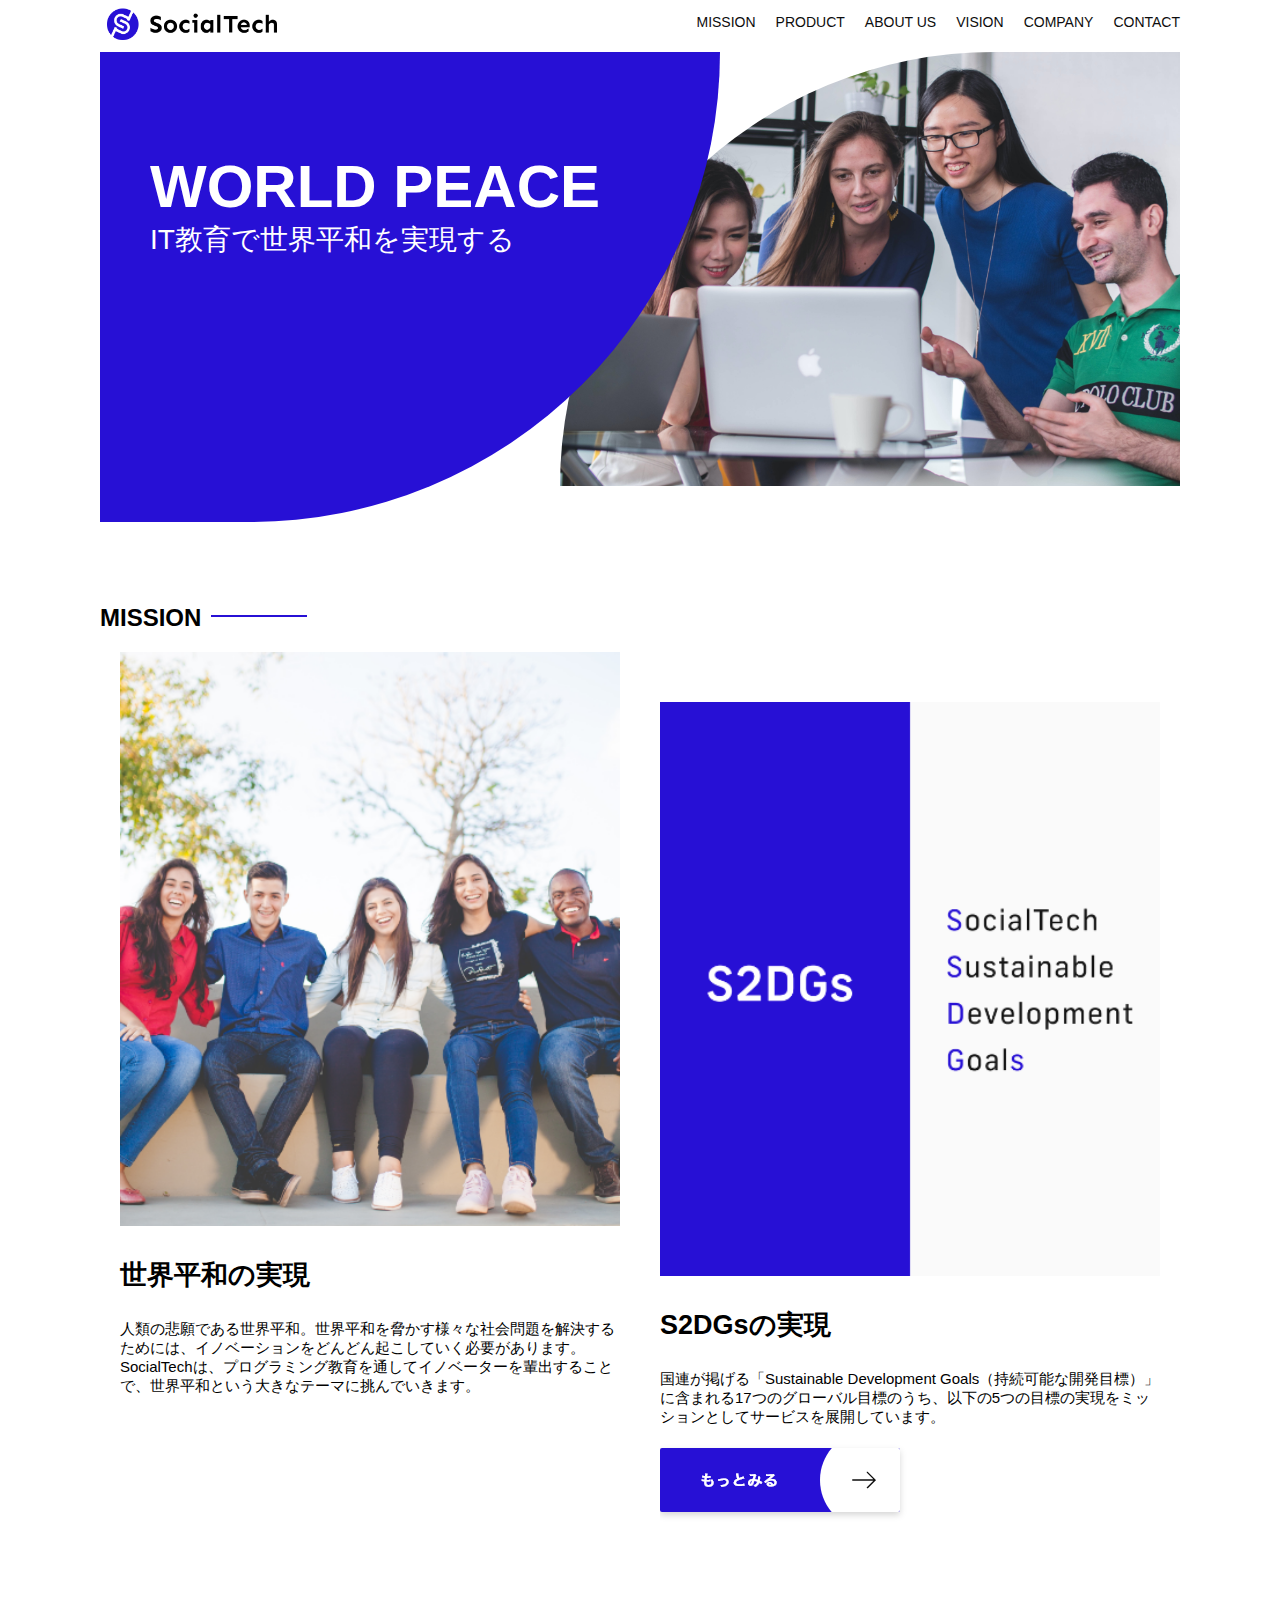
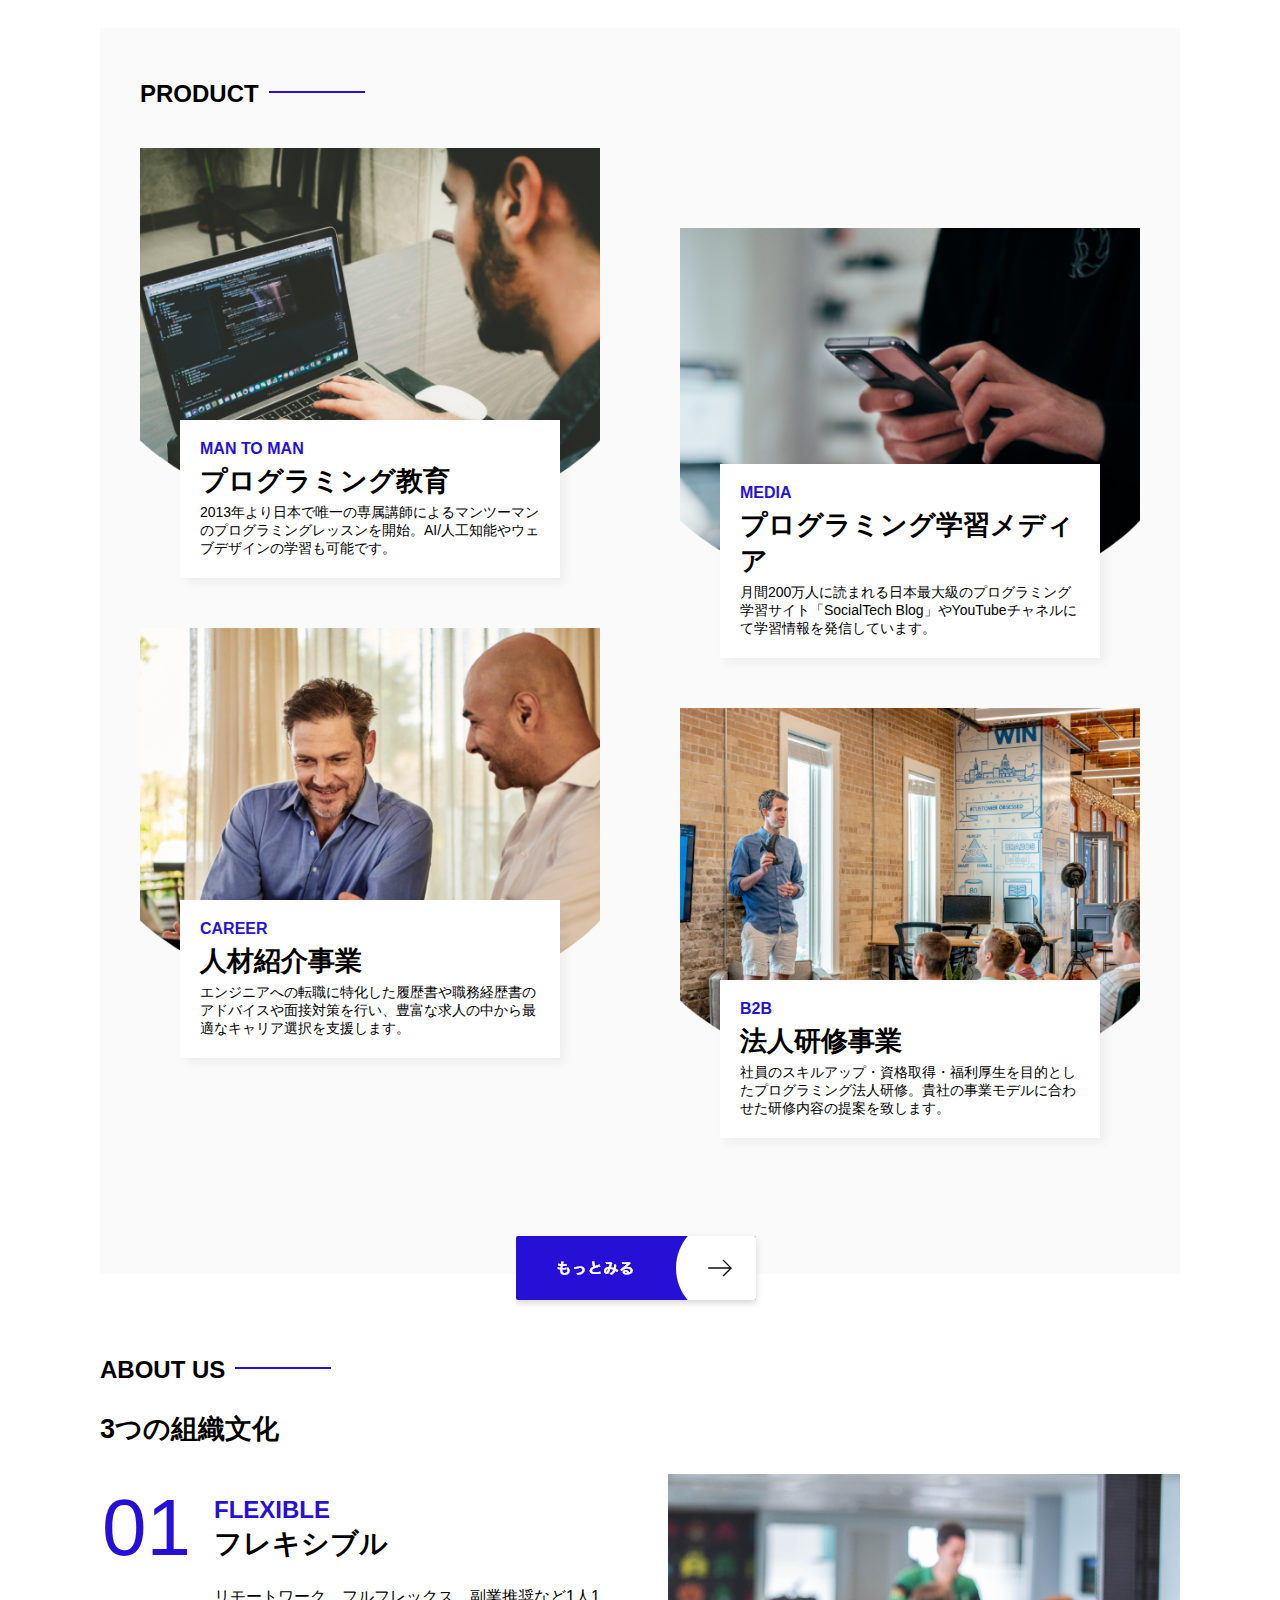
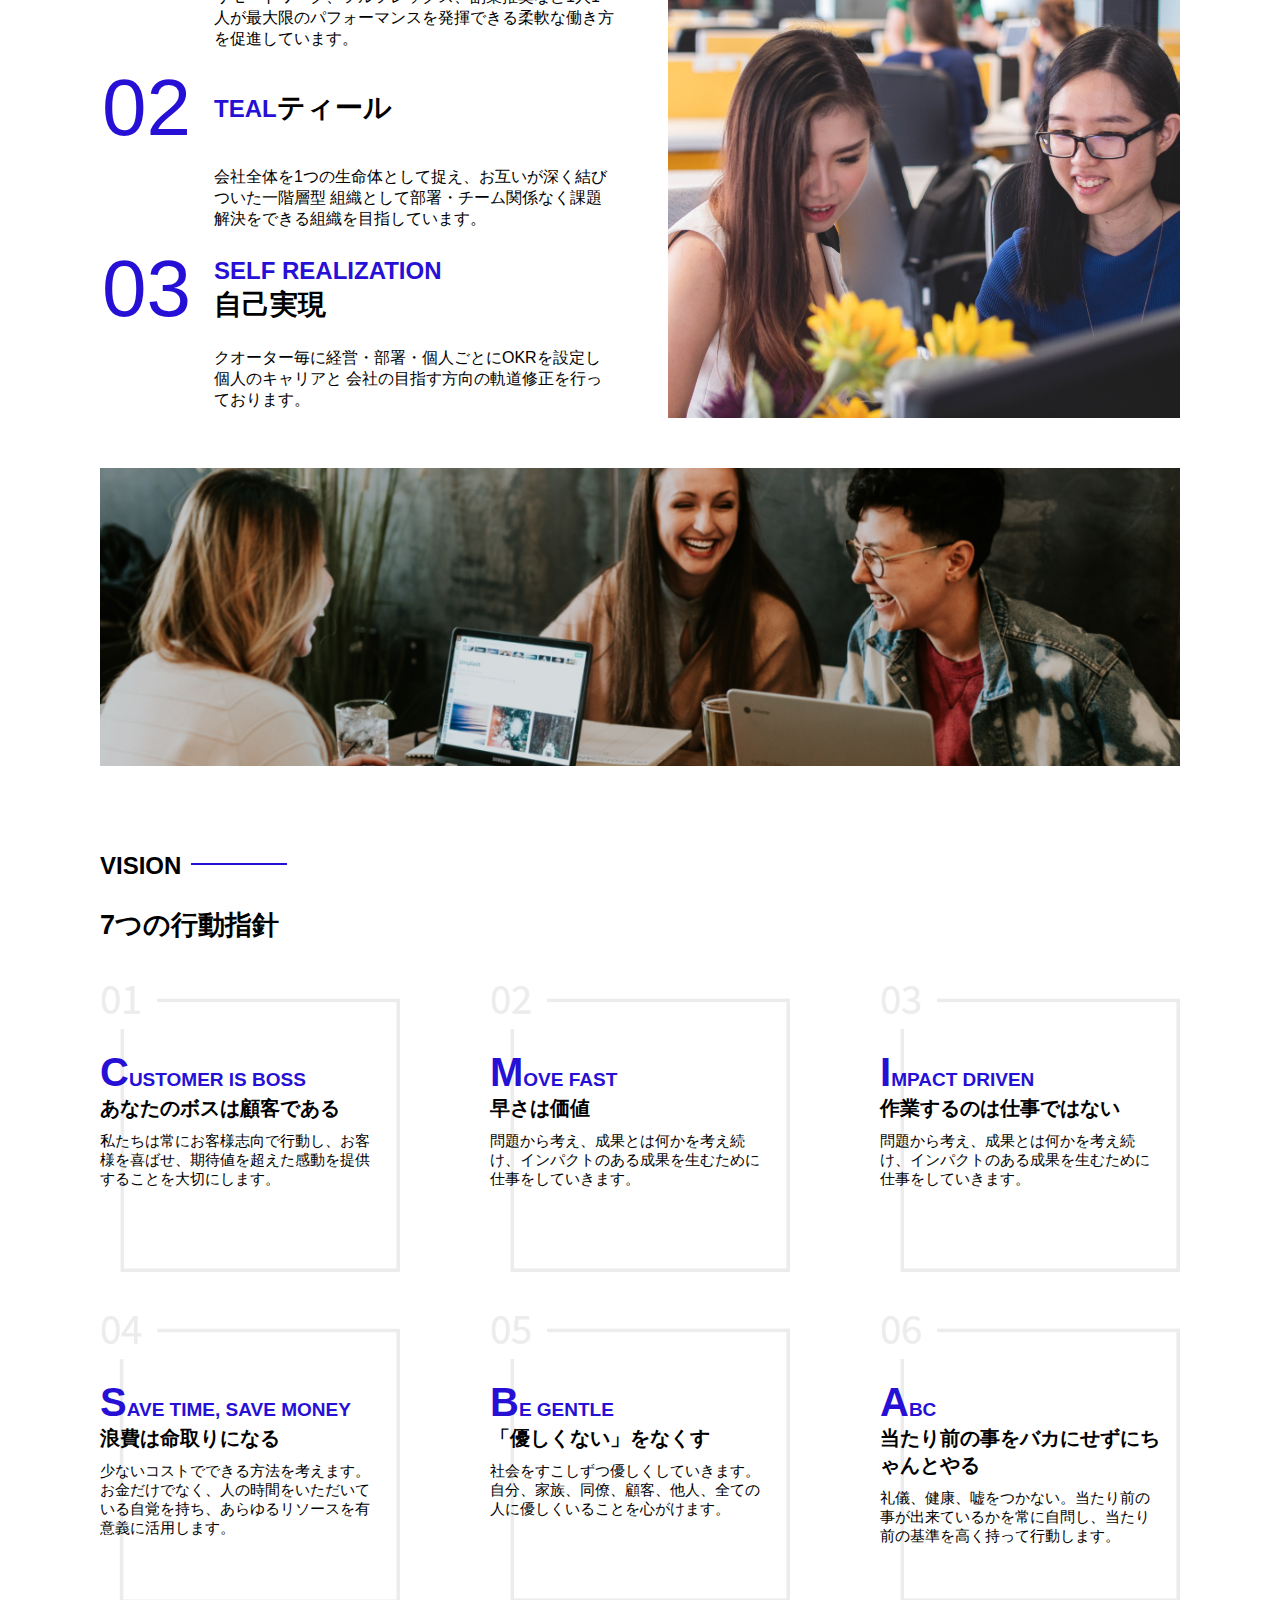
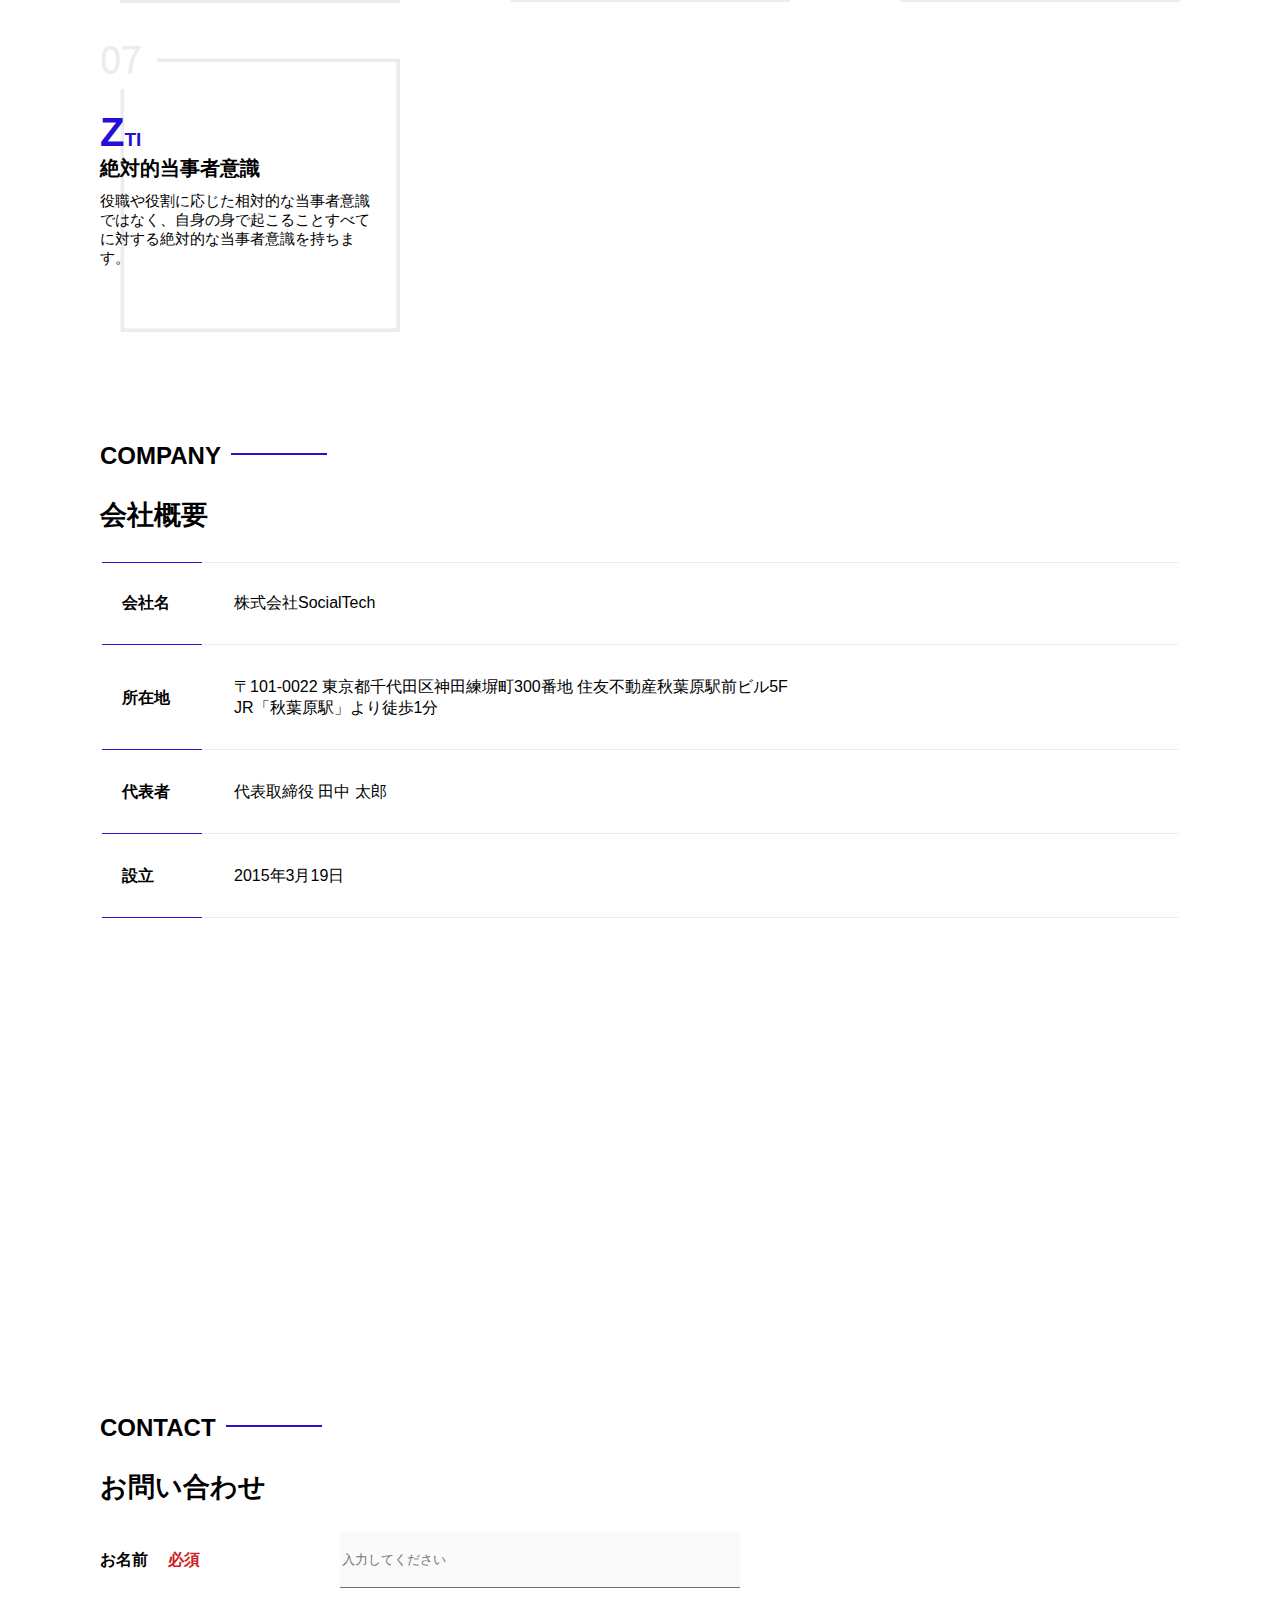
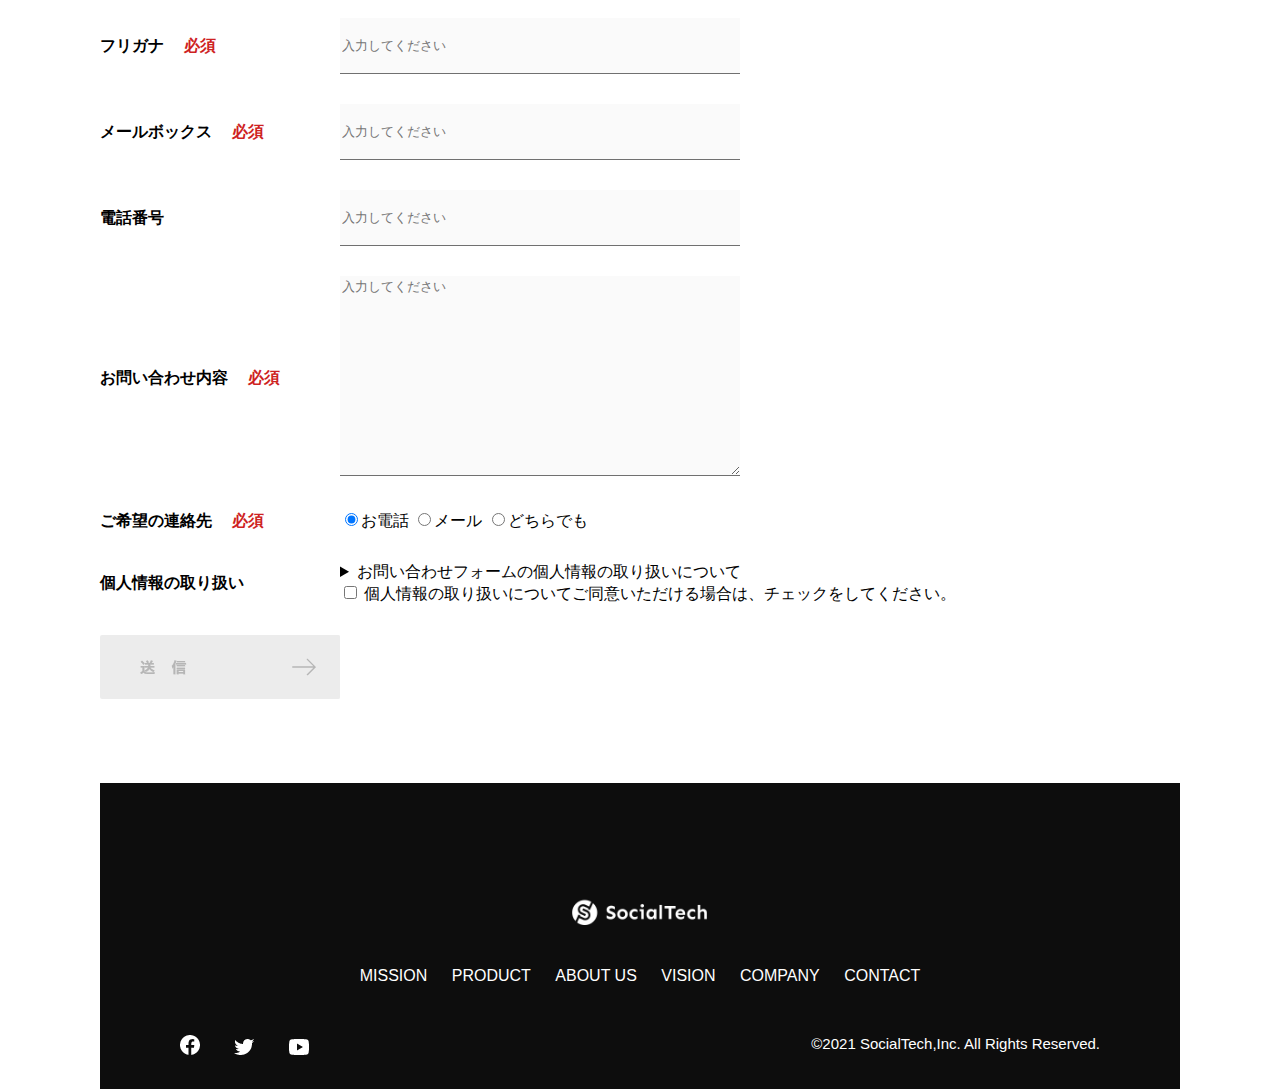
<file: index.html>
<!DOCTYPE html>
<html>
 <head>
    <title>SocialTech</title>
    <meta charset="UTF-8">
    <meta name="description" content="SocialTechはEdTech業界のリーディングカンパニーを目指します。">
    <meta name="viewport" content="width=device-width, initial-scale=1.0">
    <link rel="stylesheet" href="style.css">
 </head>

  <body>

    <!-- ヘッダー -->
   <header> 
     <!-- ロゴ -->
     <a href="index.html" id="logo">
       <img src="images/logo.png" alt="トップページに戻る">
     </a>

       <!-- PC用ナビゲーション -->
       <nav id="nav-pc">
         <ul>
          <li><a href="mission.html">MISSION</a></li>
          <li><a href="product.html">PRODUCT</a></li>
          <li><a href="index.html#aboutus">ABOUT US</a></li>
          <li><a href="index.html#vision">VISION</a></li>
          <li><a href="index.html#company">COMPANY</a></li>
          <li><a href="index.html#contact">CONTACT</a></li>
         </ul>
       </nav>

       <!-- スマホ用メニューボタン -->
       <button id="menu-sp" onclick="document.getElementById('nav-sp').style.display = 'block'">
        <img src="images/button-menu.png" alt="ナビゲーションを開く">
      </button>
      <!-- スマホ用ナビゲーション -->
        <div id="nav-sp">
          <button id="close" onclick="document.getElementById('nav-sp').style.display = 'none'">
            <img src="images/button-close.png" alt="ナビゲーションを閉じる">
          </button>
  
          <nav>
            <ul>
              <li>
                <a id="logo-sp" href="index.html" onclick="document.getElementById('nav-sp').style.display = 'none'"><img src="images/logo-sp.png" alt="トップページに戻る"></a>
              </li>
              <li><a class="menu" href="mission.html" onclick="document.getElementById('nav-sp').style.display = 'none'">MISSION</a></li>
              <li><a class="menu" href="product.html" onclick="document.getElementById('nav-sp').style.display = 'none'">PRODUCT</a></li>
              <li><a class="menu" href="index.html#aboutus" onclick="document.getElementById('nav-sp').style.display = 'none'">ABOUT US</a></li>
              <li><a class="menu" href="index.html#vision" onclick="document.getElementById('nav-sp').style.display = 'none'">VISION</a></li>
              <li><a class="menu" href="index.html#company" onclick="document.getElementById('nav-sp').style.display = 'none'">COMPANY</a></li>
              <li><a class="menu" href="index.html#contact" onclick="document.getElementById('nav-sp').style.display = 'none'">CONTACT</a></li>
            </ul>
          </nav>
          <div id="sns">
            <a href="https://www.facebook.com/sejuku2013">
              <img src="images/button-facebook.png" alt="Facebookのリンク">
            </a>
            <a href="https://twitter.com/samuraijuku">
              <img src="images/button-twitter.png" alt="Twitterのリンク">
            </a>
            <a href="https://www.youtube.com/channel/UCCFOQO5aDK0xXam4cUQXT8g">
              <img src="images/button-youtube.png" alt="YouTubeのリンク">
            </a>
          </div>
        </div>

   </header>

    <main>

      <article>
        <!--メインビジュアル-->
        <section id="main-visual">
          <div id="main-message">
            <h1>WORLD PEACE</h1>
            <p>IT教育で世界平和を実現する</p>
          </div>
          <img src="images/index/index-main.png" alt="PCの周りに集まる多国籍の仲間たち">
        </section>

        <!--ミッション-->
        <section id="mission">
          <h2 class="index-2">MISSION</h2>
          <div id="mission-flex">
            <div>
              <img id="mission-photo" src="images/index/index-mission.png" alt="屋外のベンチで写真を撮影する多国籍の仲間たち">
              <h3>世界平和の実現</h3>
              <p>
                人類の悲願である世界平和。世界平和を脅かす様々な社会問題を解決するためには、イノベーションをどんどん起こしていく必要があります。SocialTechは、プログラミング教育を通してイノベーターを輩出することで、世界平和という大きなテーマに挑んでいきます。
              </p>
            </div>
            <div>
              <img id="s2dgs" src="images/index/s2dgs.png" alt="S2DGs">
              <h3>S2DGsの実現</h3>
              <p>国連が掲げる「Sustainable Development Goals（持続可能な開発目標）」に含まれる17つのグローバル目標のうち、以下の5つの目標の実現をミッションとしてサービスを展開しています。</p>
              <a href="mission.html">
                <img src="images/button-more.png" alt="もっと見る">
              </a>
            </div>
          </div>
        </section>

        <!--プロダクト-->
        <section id="product">
          <h2 class="index-h2">PRODUCT</h2>
          <div class="product-flex">
            <div id="product-left">
              <div>
                <img class="product-photo" src="images/index/index-mantoman.png" alt="PCでコードを書く男性">
                <div class="product-explain">
                  <span>MAN TO MAN</span>
                  <h3>プログラミング教育</h3>
                  <p>2013年より日本で唯一の専属講師によるマンツーマンのプログラミングレッスンを開始。AI/人工知能やウェブデザインの学習も可能です。</p>
                </div>
              </div>
              <div>
                <img class="product-photo" src="images/index/index-career.png" alt="笑顔で話し合う2人の男性">
                <div class="product-explain">
                  <span>CAREER</span>
                  <h3>人材紹介事業</h3>
                  <p>エンジニアへの転職に特化した履歴書や職務経歴書のアドバイスや面接対策を行い、豊富な求人の中から最適なキャリア選択を支援します。</p>
                </div>
              </div>
            </div>
            <div id="product-right">
              <div>
                <img class="product-photo" src="images/index/index-media.png" alt="スマートフォンを操作する人">
                <div class="product-explain">
                  <span>MEDIA</span>
                  <h3>プログラミング学習メディア</h3>
                  <p>月間200万人に読まれる日本最大級のプログラミング学習サイト「SocialTech Blog」やYouTubeチャネルにて学習情報を発信しています。</p>
                </div>
              </div>
              <div>
                <img class="product-photo" src="images/index/index-b2b.png" alt="講演中の男性とそれを聴く人々">
                <div class="product-explain">
                  <span>B2B</span>
                  <h3>法人研修事業</h3>
                  <p>社員のスキルアップ・資格取得・福利厚生を目的としたプログラミング法人研修。貴社の事業モデルに合わせた研修内容の提案を致します。</p>
                </div>
              </div>
            </div>
          </div>
          <div id="product-more">
            <a href="product.html">
              <img src="images/button-more.png" alt="もっとみる">
            </a>
          </div>
        </section>

        <!--ABOUT US-->
        <section id="aboutus">
          <h2 class="index-2">ABOUT US</h2>
          <h3>3つの組織文化</h3>
          <div>
            <table class="culture-table">
              <tr>
                <td class="culture-num">01</td>
                <th><span class="culture-en">FLEXIBLE</span><br>フレキシブル</th>
              </tr>
              <tr>
                <td>
                  <!--空のセル-->
                </td>
                <td class="culture-description">リモートワーク、フルフレックス、副業推奨など1人1人が最大限のパフォーマンスを発揮できる柔軟な働き方を促進しています。</td>
              </tr>
              <tr>
                <td class="culture-num">02</td>
                <th><span class="culture-en">TEAL</span>ティール</th>
              </tr>
              <tr>
                <td>
                  <!--空のセル-->
                </td>
                <td class="culture-description">会社全体を1つの生命体として捉え、お互いが深く結びついた一階層型 組織として部署・チーム関係なく課題解決をできる組織を目指しています。</td>
              </tr>
              <tr>
                <td class="culture-num">03</td>
                <th><span class="culture-en">SELF REALIZATION</span><br>自己実現</th>
              </tr>
              <tr>
                <td>
                  <!--空のセル-->
                </td>
                <td class="culture-description">クオーター毎に経営・部署・個人ごとにOKRを設定し個人のキャリアと 会社の目指す方向の軌道修正を行っております。</td>
              </tr>
            </table>
            <img class="culture-img" src="images/index/index-aboutus1.png" alt="笑顔で話し合う2人の女性">
          </div>
          <img class="culture-img2" src="images/index/index-aboutus2.png" alt="笑顔で話し合う3人の男女">
        </section>

        <!--VISION-->
        <section id="vision">
          <h2 class="index-2">VISION</h2>
          <h3>7つの行動指針</h3>
          <div>
            <div class="vision-box">
              <img src="images/index/vision-01.png" alt="01">
              <div>
                <h4>CUSTOMER IS BOSS</h4>
                <h5>あなたのボスは顧客である</h5>
                <p>私たちは常にお客様志向で行動し、お客様を喜ばせ、期待値を超えた感動を提供することを大切にします。</p>
              </div>
            </div>
            <div class="vision-box">
              <img src="images/index/vision-02.png" alt="02">
              <div>
                <h4>MOVE FAST</h4>
                <h5>早さは価値</h5>
                <p>問題から考え、成果とは何かを考え続け、インパクトのある成果を生むために仕事をしていきます。</p>
              </div>
            </div>
            <div class="vision-box">
              <img src="images/index/vision-03.png" alt="03">
              <div>
                <h4>IMPACT DRIVEN</h4>
                <h5>作業するのは仕事ではない</h5>
                <p>問題から考え、成果とは何かを考え続け、インパクトのある成果を生むために仕事をしていきます。</p>
              </div>
            </div>
            <div class="vision-box">
              <img src="images/index//vision-04.png" alt="04">
              <div>
                <h4>SAVE TIME, SAVE MONEY</h4>
                <h5>浪費は命取りになる</h5>
                <p>少ないコストでできる方法を考えます。お金だけでなく、人の時間をいただいている自覚を持ち、あらゆるリソースを有意義に活用します。</p>
              </div>
            </div>
            <div class="vision-box">
              <img src="images/index/vision-05.png" alt="05">
              <div>
                <h4>BE GENTLE</h4>
                <h5>「優しくない」をなくす</h5>
                <p>社会をすこしずつ優しくしていきます。自分、家族、同僚、顧客、他人、全ての人に優しくいることを心がけます。</p>
              </div>
            </div>
            <div class="vision-box">
              <img src="images/index/vision-06.png" alt="06">
              <div>
                <h4>ABC</h4>
                <h5>当たり前の事をバカにせずにちゃんとやる</h5>
                <P>礼儀、健康、嘘をつかない。当たり前の事が出来ているかを常に自問し、当たり前の基準を高く持って行動します。</P>
              </div>
            </div>
            <div class="vision-box">
              <img src="images/index/vision-07.png" alt="07">
              <div>
                <h4>ZTI</h4>
                <h5>絶対的当事者意識</h5>
                <P>役職や役割に応じた相対的な当事者意識ではなく、自身の身で起こることすべてに対する絶対的な当事者意識を持ちます。</P>
              </div>
            </div>
          </div>
        </section>

        <!--COMPANY-->
        <section id="company">
          <h2 class="index-2">COMPANY</h2>
          <h3>会社概要</h3>
          <table id="company-table">
            <tr>
              <th class="tableheader tableheader-first">会社名</th>
              <td class="cell cell-first">株式会社SocialTech</td>
            </tr>
            <tr>
              <th class="tableheader">所在地</th>
              <td class="cell">〒101-0022 東京都千代田区神田練塀町300番地 住友不動産秋葉原駅前ビル5F<br>JR「秋葉原駅」より徒歩1分</td>
            </tr>
            <tr>
              <th class="tableheader">代表者</th>
              <td class="cell">代表取締役 田中 太郎</td>
            </tr>
            <tr>
              <th class="tableheader">設立</th>
              <td class="cell">2015年3月19日</td>
            </tr>
          </table>
          <iframe src="https://www.google.com/maps/embed?pb=!1m18!1m12!1m3!1d3240.068855133681!2d139.77207767578852!3d35.69992317258122!2m3!1f0!2f0!3f0!3m2!1i1024!2i768!4f13.1!3m3!1m2!1s0x60188fee13660e23%3A0x77137876edf742ac!2z5L2P5Y-L5LiN5YuV55Sj56eL6JGJ5Y6f6aeF5YmN44OT44Or!5e0!3m2!1sja!2sjp!4v1724075589849!5m2!1sja!2sjp" width="600" height="450" style="border:0;" allowfullscreen="" loading="lazy" referrerpolicy="no-referrer-when-downgrade">
          </iframe>
        </section>

        <!--お問い合わせ-->
        <section id="contact">
          <h2 class="index-2">CONTACT</h2>
          <h3>お問い合わせ</h3>
          <form>
            <div>
              <div class="contact-heading">
                <label class="contact-label">お名前<span class="contact-span">必須</span></label>
              </div>
              <div>
                <input type="text" name="name" placeholder="入力してください" class="contact-textbox">
              </div>
            </div>
            <div>
              <div class="contact-heading">
                <label class="contact-label">フリガナ<span class="contact-span">必須</span></label>
              </div>
              <div>
                <input type="text" name="furigana" placeholder="入力してください" class="contact-textbox">
              </div>
            </div>
            <div>
              <div class="contact-heading">
                <label class="contact-label">メールボックス<span class="contact-span">必須</span></label>
              </div>
              <div>
                <input type="text" name="email" placeholder="入力してください" class="contact-textbox">
              </div>
            </div>
            <div>
              <div class="contact-heading">
                <label class="contact-label">電話番号</label>
              </div>
              <div>
                <input type="text" name="tel" placeholder="入力してください" class="contact-textbox">
              </div>
            </div>
            <div>
              <div class="contact-heading">
                <label class="contact-label">お問い合わせ内容<span class="contact-span">必須</span></label>
              </div>
              <div>
                <textarea class="contact-textarea" placeholder="入力してください" name="message"></textarea>
              </div>
            </div>
            <div>
              <div class="contact-heading">
                <label class="contact-label">ご希望の連絡先<span class="contact-span">必須</span></label>
              </div>
              <div>
                <input class="radiobutton" type="radio" value="tel" name="contact" checked><label>お電話</label>
                <input class="radiobutton" type="radio" value="mail" name="contact"><label>メール</label>
                <input class="radiobutton" type="radio" value="both" name="contact"><label>どちらでも</label>
              </div>
            </div>
            <div>
              <div class="contact-heading">
                <label class="contact-label">個人情報の取り扱い</label>
              </div>
              <div>
                <details>
                  <summary>お問い合わせフォームの個人情報の取り扱いについて</summary>
                  <div>
                    <dl>
                      <dt>１．組織の名称又は氏名</dt>
                      <dd>株式会社SocialTech</dd>
                      <dt>２．個人情報保護管理者（若しくはその代理人）の氏名又は職名、所属及び連絡先</dt>
                      <dd>
                        <p>鈴木 一郎 コーポレート部</p>
                        <p>メールアドレス：samurai@example.com</p>
                        <p>TEL：03-1234-5678</p>
                      </dd>
                      <dt>３．個人情報の利用目的</dt>
                      <dd>
                        <ul>
                          <li>本サービス及び本サービスに関連する情報の提供又はそれらに関する連絡のため</li>
                          <li>ユーザーの本人確認のため</li>
                          <li>当社サービスのご案内のため</li>
                          <li>当社の商品等の広告または宣伝（電子メールによるものを含むものとします。）</li>
                        </ul>
                      </dd>
                      <dt>４．個人情報の取り扱い業務の委託</dt>
                      <dd>個人情報の取扱業務の全部または一部を外部に業務委託する場合があります。その際、弊社は、個人情報を適切に保護できる管理体制を敷き実行していることを条件として委託先を厳選したうえで、機密保持契約を委託先と締結し、お客様の個人情報を厳密に管理させます。</dd>
                      <dt>５．個人情報の開示等の請求</dt>
                      <dd>お客様は、弊社に対してご自身の個人情報の開示等（利用目的の通知、開示、内容の訂正・追加・削除、利用の停止または消去、第三者への提供の停止）に関して、当社問合わせ窓口に申し出ることができます。<br>
                        その際、弊社はお客様ご本人を確認させていただいたうえで、合理的な期間内に対応いたします。<br>
                        なお、個人情報に関する弊社問合わせ先は、次の通りです。
                      </dd>
                      <dd>
                        <p>株式会社SocialTech　個人情報問合せ窓口</p>
                        <p>〒150-0043　東京都千代田区神田練塀町300番地 住友不動産秋葉原駅前ビル5F</p>
                        <p>メールアドレス：samurai@example.com　TEL：03-1234-5678</p>
                      </dd>
                      <dt>６．個人情報を提供されることの任意性について</dt>
                      <dd>お客様がご自身の個人情報を弊社に提供されるか否かは、お客様のご判断によりますが、もしご提供されない場合には、適切なサービスが提供できない場合がありますので予めご了承ください。</dd>
                    </dl>
                  </div>
                </details>
                <input type="checkbox" name="agree">
                <span>個人情報の取り扱いについてご同意いただける場合は、チェックをしてください。</span>
              </div>
            </div>
            <input type="image" src="images/button-submit.png" alt="送信する">
          </form>
        </section>
      </article>

    </main>

    <footer>
      <div id="footer-logo">
        <img src="images/logo-sp.png" alt="SocialTech">
      </div>
      <div id="footer-link">
        <a href="mission.html">MISSION</a>
        <a href="product.html">PRODUCT</a>
        <a href="index.html#aboutus">ABOUT US</a>
        <a href="index.html#vision">VISION</a>
        <a href="index.html#company">COMPANY</a>
        <a href="index.html#contact">CONTACT</a>
      </div>
      <div id="sns-footer">
        <div class="sns-btns">
          <a href="https://www.facebook.com/sejuku2013"><img src="images/button-facebook.png" alt="Facebookのリンク"></a>
          <a href="https://twitter.com/samuraijuku"><img src="images/button-twitter.png" alt="Twitterのリンク"></a>
          <a href="https://www.youtube.com/channel/UCCFOQO5aDK0xXam4cUQXT8g"><img src="images/button-youtube.png" alt="YouTubeのリンク"></a>
        </div>
        <p id="copyright">&copy;2021 SocialTech,Inc. All Rights Reserved.</p>
      </div>
    </footer>
  </body>
</html>
</file>
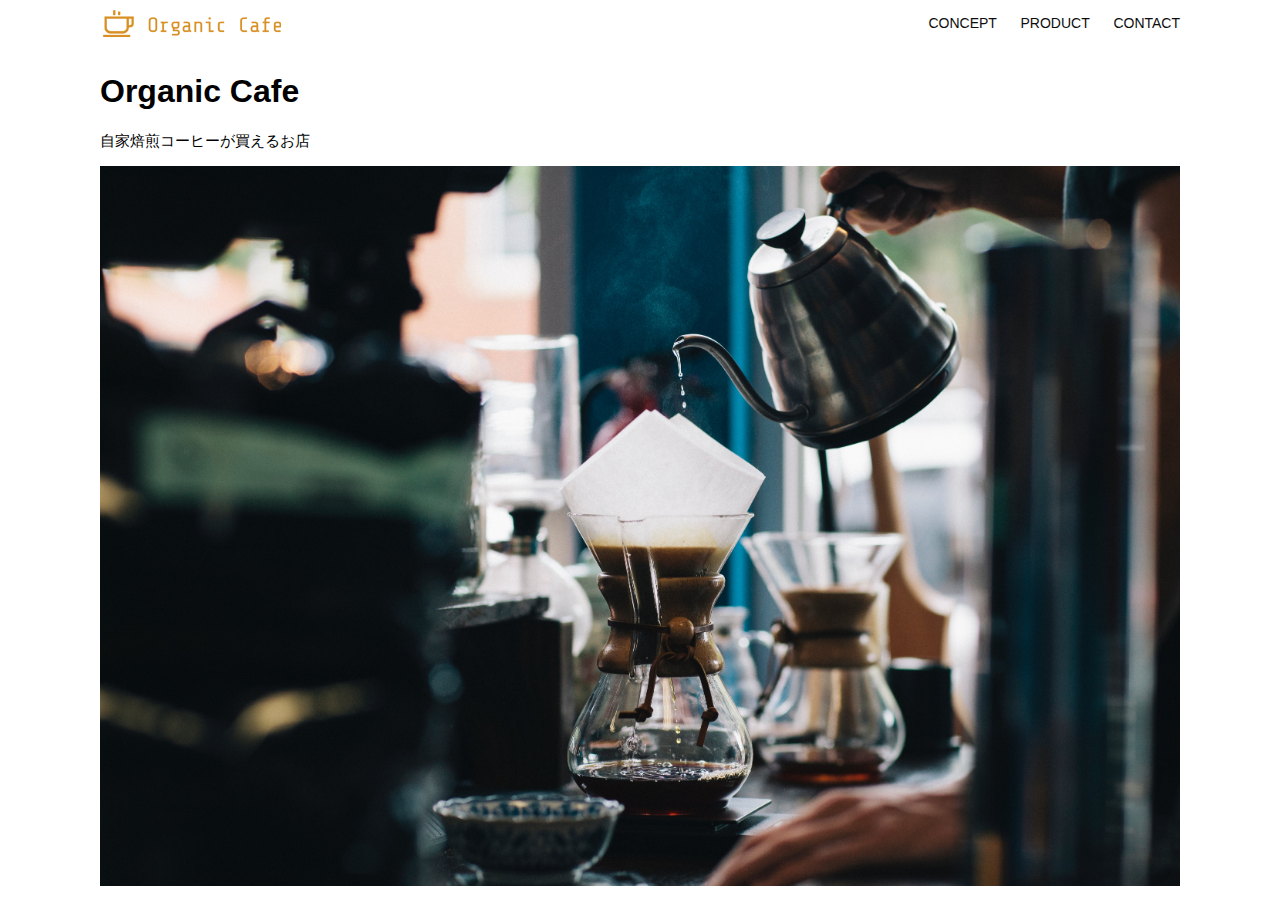
<file: html-css-kadai_013/index.html>
<!DOCTYPE html>
<html>
  <head>
    <title>Organic Cafe</title>
    <meta charset="UTF-8" />
    <meta name="description" content="自家焙煎のコーヒーがお家で楽しめるOrganic Cafe"/>
    <meta name="viewport" content="width=device-width, initial-scale=1.0" />
    <link rel="stylesheet" href="style.css" />
  </head>
  <body>
    <!-- ヘッダー -->
    <header>
      <!-- ロゴ -->
      <a href="index.html" id="logo"><img src="images/logo.png" alt="トップページに戻る"/></a>

      <!-- PC用ナビゲーション -->
      <nav id="nav-pc">
        <a href="index.html#concept">CONCEPT</a>
        <a href="index.html#product">PRODUCT</a>
        <a href="index.html#contact">CONTACT</a>
      </nav>

      <!-- スマホ用 -->
      <img id="menu-sp" src="images/button-menu.png" alt="ナビゲーションを開く" onclick="document.getElementById('nav-sp').style.display = 'block'">

      <nav id="nav-sp">
        <img id="close" src="images/button-close.png" alt="ナビゲーションを閉じる" onclick="document.getElementById('nav-sp').style.display = 'none'">
        <a id="logo-sp" href="index.html" onclick="document.getElementById('nav-sp').style.display = 'none'">
          <img src="images/logo-sp.png" alt="トップページに戻る">
        </a>
        <a class="menu" href="index.html#concept" onclick="document.getElementById('nav-sp').style.display = 'none'">CONCEPT</a>
        <a class="menu" href="index.html#product" onclick="document.getElementById('nav-sp').style.display = 'none'">PRODUCT</a>
        <a class="menu" href="index.html#contact" onclick="document.getElementById('nav-sp').style.display = 'none'">CONTACT</a>
      </nav>
      
    </header>

    <main>
      <article>
        <!-- メインビジュアル -->
        <section id="main-visual">
          <div id="main-message">
            <h1>Organic Cafe</h1>
            <p>自家焙煎コーヒーが買えるお店</p>
          </div>
          <img src="images/main-image.jpg" alt="コーヒーをハンドドリップで淹れる画像"/>
        </section>
      </article>
    </main>
  </body>
</html>
</file>
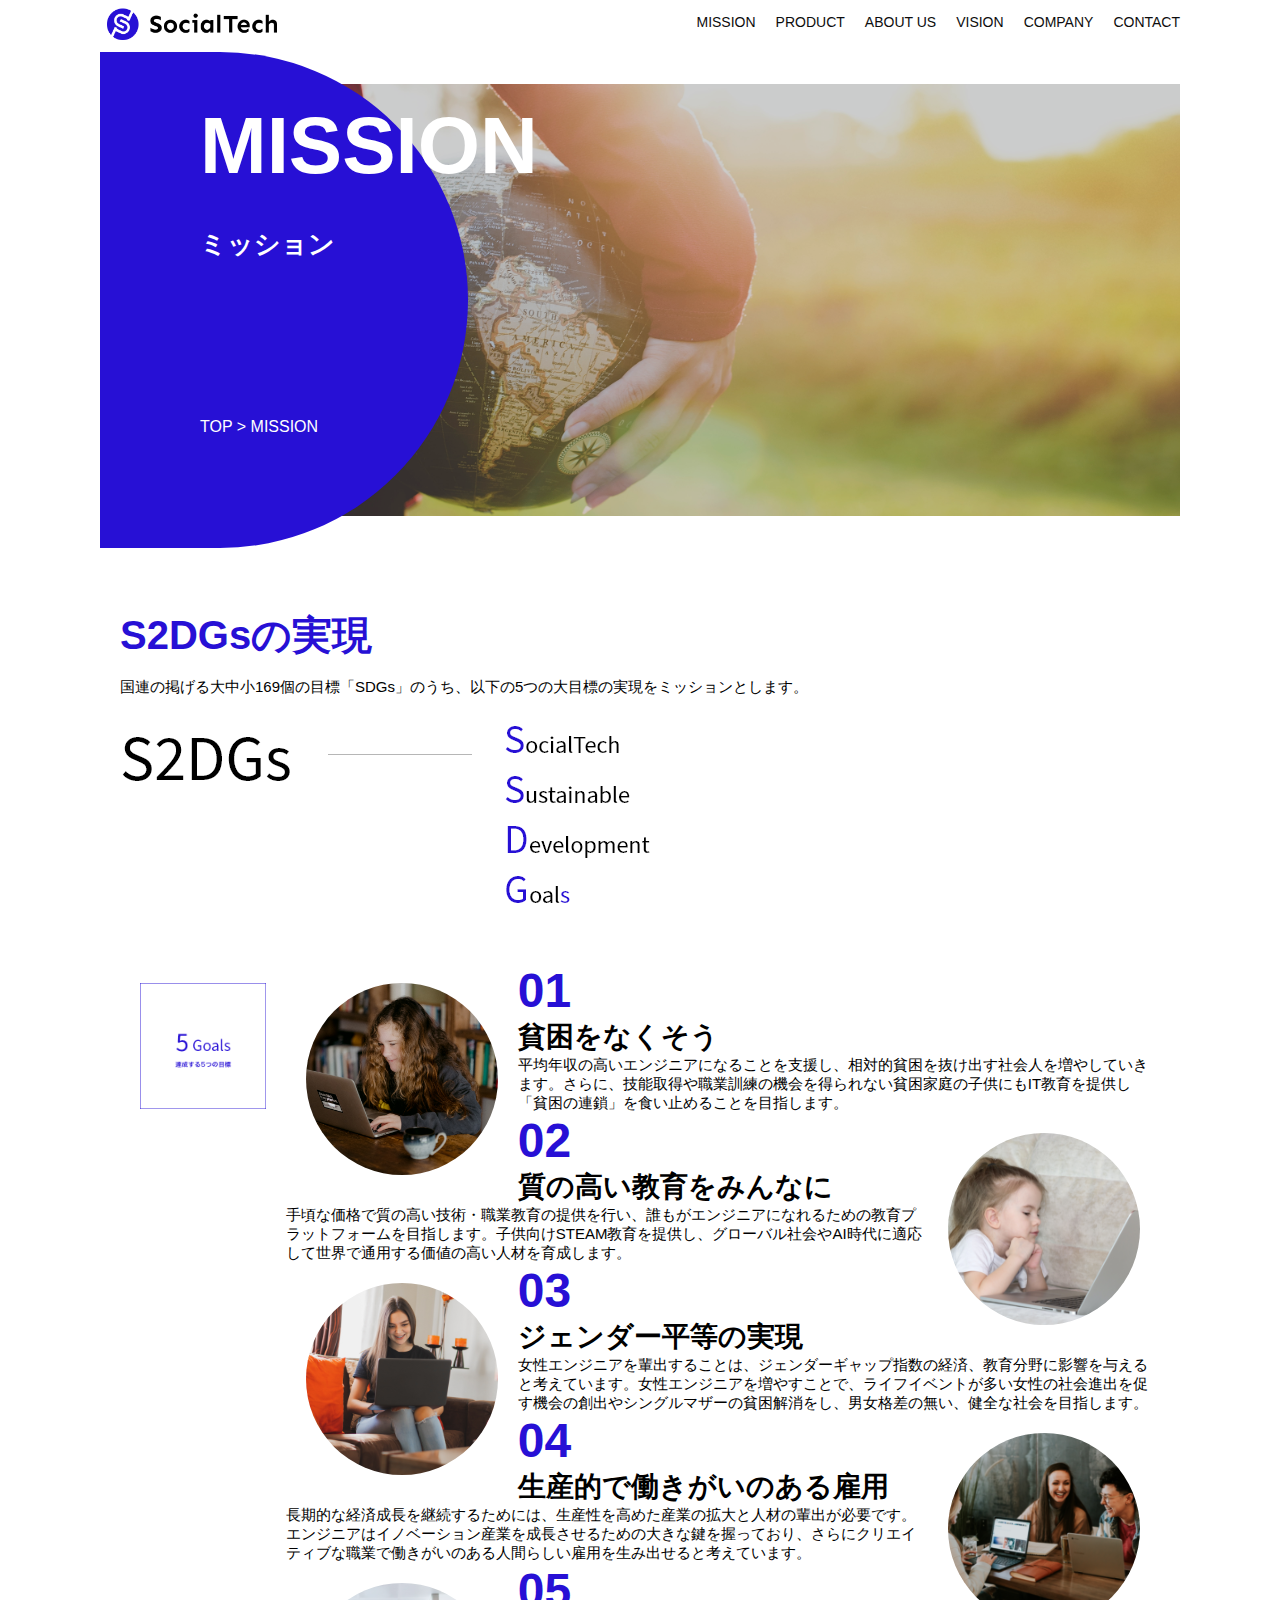
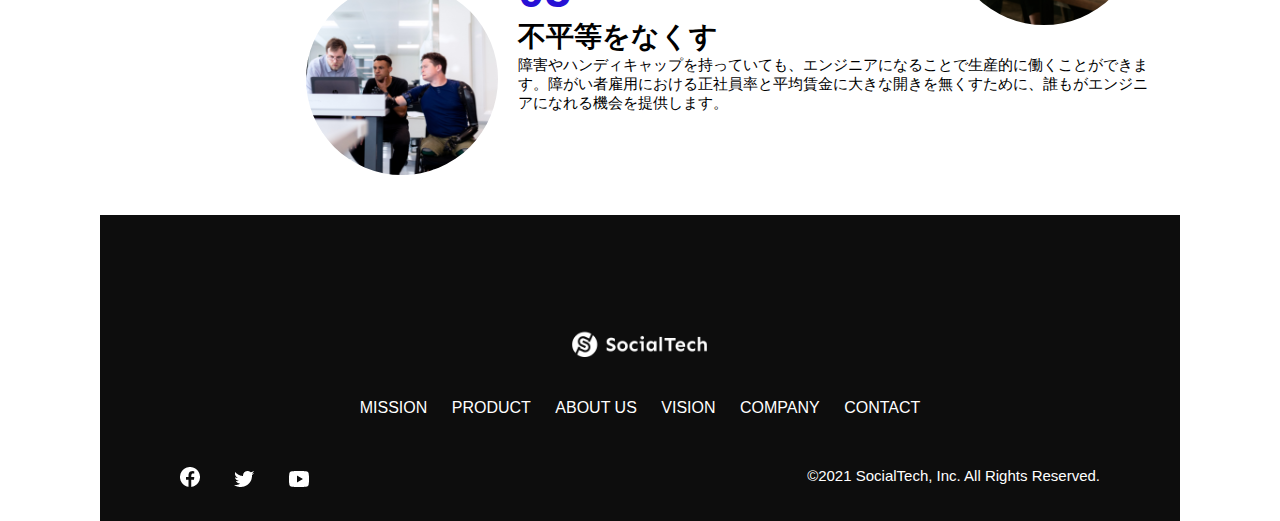
<file: mission.html>
<!DOCTYPE html>
<html>
    <head>
        <title>SocialTech - MISSION ミッション -</title>
        <meta charset="utf-8">
        <meta name="description" content="SocialTechが目指す5つの目標（S2DGs）を紹介します">
        <meta name="viewport" content="width=device-width, initial-scale=1.0">
        <link rel="stylesheet" href="style.css">
    </head>

    <body>
        <!-- ヘッダー -->
        <header>
            <!-- ロゴ -->
             <a href="index.html" id="logo">
                <img src="images/logo.png" alt="トップページに戻る">
             </a>

         <!-- PC用ナビゲーション -->
          <nav id="nav-pc">
            <ul>
                <li><a href="mission.html">MISSION</a></li>
                <li><a href="product.html">PRODUCT</a></li>
                <li><a href="index.html#aboutus">ABOUT US</a></li>
                <li><a href="index.html#vision">VISION</a></li>
                <li><a href="index.html#company">COMPANY</a></li>
                <li><a href="index.html#contact">CONTACT</a></li>
            </ul>
          </nav>

          <!-- スマホ用メニューボタン -->
           <button id="menu-sp" onclick="document.getElementById('nav-sp').style.display = 'block'">
            <img src="images/button-menu.png" alt="ナビゲーションを開く">
           </button>

           <!-- スマホ用ナビゲーション -->
            <div id="nav-sp">
                <button id="close" onclick="document.getElementById('nav-sp').style.display = 'none'">
                    <img src="images/button-close.png" alt="ナビゲーションを閉じる">
                </button>

                <nav>
                    <ul>
                        <li>
                            <a id="logo-sp" href="index.html" onclick="document.getElementById('nav-sp').style.display = 'none'"><img src="images/logo-sp.png" alt="トップページに戻る"></a>
                        </li>
                        <li><a class="menu" href="mission.html" onclick="document.getElementById('nav-sp').style.display = 'none'">MISSION</a></li>
                        <li><a class="menu" href="product.html" onclick="document.getElementById('nav-sp').style.display = 'none'">PRODUCT</a></li>
                        <li><a class="menu" href="index.html#aboutus" onclick="document.getElementById('nav-sp').style.display = 'none'">ABOUT US</a></li>
                        <li><a class="menu" href="index.html#vision" onclick="document.getElementById('nav-sp').style.display = 'none'">VISION</a></li>
                        <li><a class="menu" href="index.html#company" onclick="document.getElementById('nav-sp').style.display = 'none'">COMPANY</a></li>
                        <li><a class="menu" href="index.html#contact" onclick="document.getElementById('nav-sp').style.display = 'none'">CONTACT</a></li>
                    </ul>
                </nav>
                <div id="sns">
                    <a href="https://www.facebook.com/sejuku2013">
                        <img src="images/button-facebook.png" alt="Facebookのリンク">
                    </a>
                    <a href="https://twitter.com/samuraijuku">
                        <img src="images/button-twitter.png" alt="Twitterのリンク">
                    </a>
                    <a href="https://www.youtube.com/channel/UCCFOQO5aDK0xXam4cUQXT8g">
                        <img src="images/button-youtube.png" alt="YouTubeのリンク">
                    </a>
                </div>
            </div>
        </header>

        <main>
            <article>
                <section id="mission-main">
                    <div class="mission-main-inner">
                        <div id="mission-title">
                            <h1>MISSION<br><span>ミッション</span></h1>
                            <p>TOP > MISSION</p>
                        </div>
                    </div>
                </section>

                <section id="mission-s2dgs">
                    <h2 class="mission-h2">S2DGsの実現</h2>
                    <p>国連の掲げる大中小169個の目標「SDGs」のうち、以下の5つの大目標の実現をミッションとします。</p>
                    <img src="images/mission/mission-s2dgs.png" alt="S2DGs">
                </section>

                <section id="mission-five-goals">
                    <div class="five-goals-image">
                        <img src="images/mission/mission-5goals.png" alt="5goals">
                    </div>
                    <div id="five-goals-read">
                        <div>
                            <img class="fivegoals-image-left" src="images/mission/mission-5goals01.png" alt="PCを操作する女の子">
                            <span class="fivegoals-number">01</span>
                            <h3 class="fivegoals-h3">貧困をなくそう</h3>
                            <p class="fivegoals-p">平均年収の高いエンジニアになることを支援し、相対的貧困を抜け出す社会人を増やしていきます。さらに、技能取得や職業訓練の機会を得られない貧困家庭の子供にもIT教育を提供し「貧困の連鎖」を食い止めることを目指します。</p>
                        </div>
                        <div>
                            <img class="fivegoals-image-right" src="images/mission/mission-5goals02.png" alt="PCを見つめる小さい女の子">
                            <span class="fivegoals-number">02</span>
                            <h3 class="fivegoals-h3">質の高い教育をみんなに</h3>
                            <p class="fivegoals-p">手頃な価格で質の高い技術・職業教育の提供を行い、誰もがエンジニアになれるための教育プラットフォームを目指します。子供向けSTEAM教育を提供し、グローバル社会やAI時代に適応して世界で通用する価値の高い人材を育成します。</p>
                        </div>
                        <div>
                            <img class="fivegoals-image-left" src="images/mission/mission-5goals03.png" alt="PCを操作する女性">
                            <span class="fivegoals-number">03</span>
                            <h3 class="fivegoals-h3">ジェンダー平等の実現</h3>
                            <p class="fivegoals-p">女性エンジニアを輩出することは、ジェンダーギャップ指数の経済、教育分野に影響を与えると考えています。女性エンジニアを増やすことで、ライフイベントが多い女性の社会進出を促す機会の創出やシングルマザーの貧困解消をし、男女格差の無い、健全な社会を目指します。</p>
                        </div>
                        <div>
                            <img class="fivegoals-image-right" src="images/mission/mission-5goals04.png" alt="笑顔で話し合う3人の男女">
                            <span class="fivegoals-number">04</span>
                            <h3 class="fivegoals-h3">生産的で働きがいのある雇用</h3>
                            <p class="fivegoals-p">長期的な経済成長を継続するためには、生産性を高めた産業の拡大と人材の輩出が必要です。エンジニアはイノベーション産業を成長させるための大きな鍵を握っており、さらにクリエイティブな職業で働きがいのある人間らしい雇用を生み出せると考えています。</p>
                        </div>
                        <div>
                            <img class="fivegoals-image-left" src="images/mission/mission-5goals05.png" alt="障害を持つ男性が生き生きと働く様子">
                            <span class="fivegoals-number">05</span>
                            <h3 class="fivegoals-h3">不平等をなくす</h3>
                            <p class="fivegoals-p">障害やハンディキャップを持っていても、エンジニアになることで生産的に働くことができます。障がい者雇用における正社員率と平均賃金に大きな開きを無くすために、誰もがエンジニアになれる機会を提供します。</p>
                        </div>
                    </div>
                </section>

            </article>
        </main>

        <footer>
            <div id="footer-logo">
                <img src="images/logo-sp.png" alt="SocialTech">
            </div>
            <div id="footer-link">
                <a href="mission.html">MISSION</a>
                <a href="product.html">PRODUCT</a>
                <a href="index.html#aboutus">ABOUT US</a>
                <a href="index.html#vision">VISION</a>
                <a href="index.html#company">COMPANY</a>
                <a href="index.html#contact">CONTACT</a>
            </div>
            <div id="sns-footer">
                <div class="sns-btns">
                    <a href="https://www.facebook.com/sejuku2013"><img src="images/button-facebook.png" alt="Facebookのリンク"></a>
                    <a href="https://twitter.com/samuraijuku"><img src="images/button-twitter.png" alt="Twitterのリンク"></a>
                    <a href="https://www.youtube.com/channel/UCCFOQO5aDK0xXam4cUQXT8g"><img src="images/button-youtube.png" alt="YouTubeのリンク"></a>
                </div>
                <p id="copyright">&copy;2021 SocialTech, Inc. All Rights Reserved.</p>
            </div>
        </footer>

    </body>
</html>
</file>
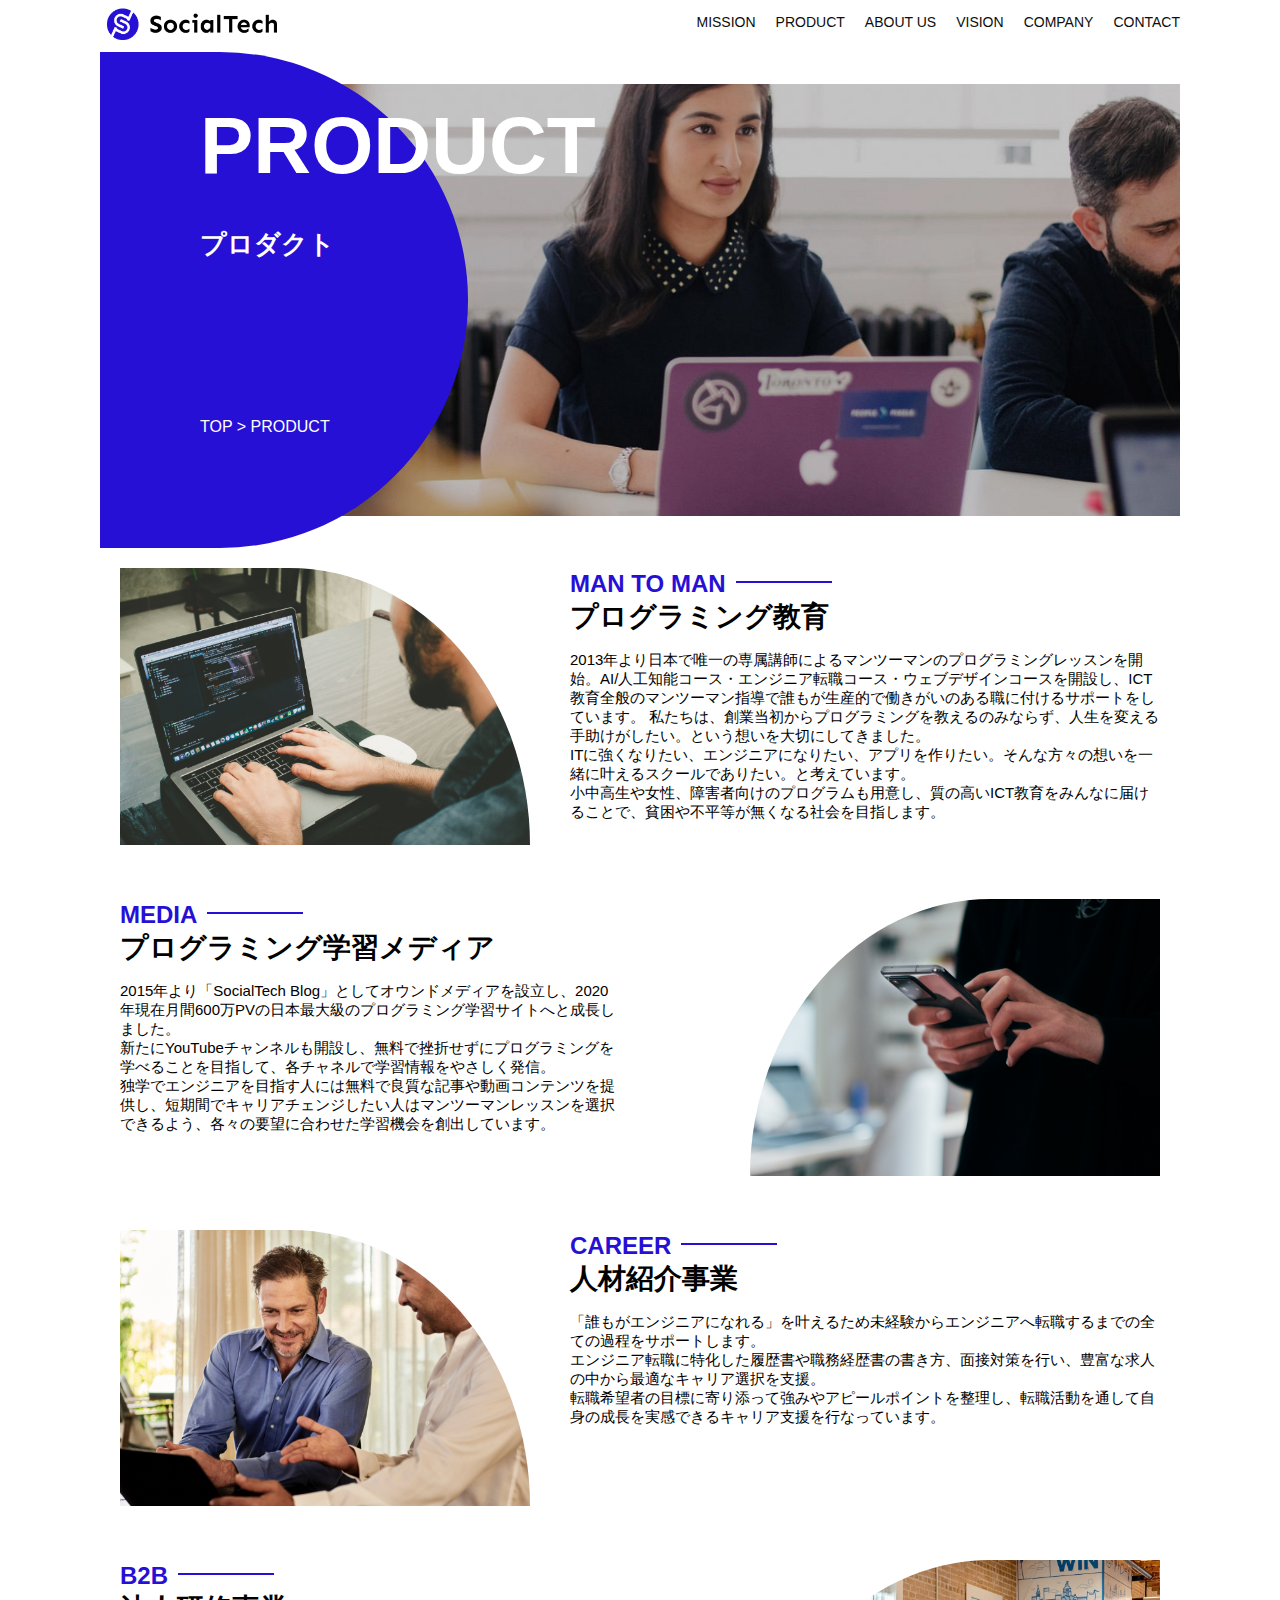
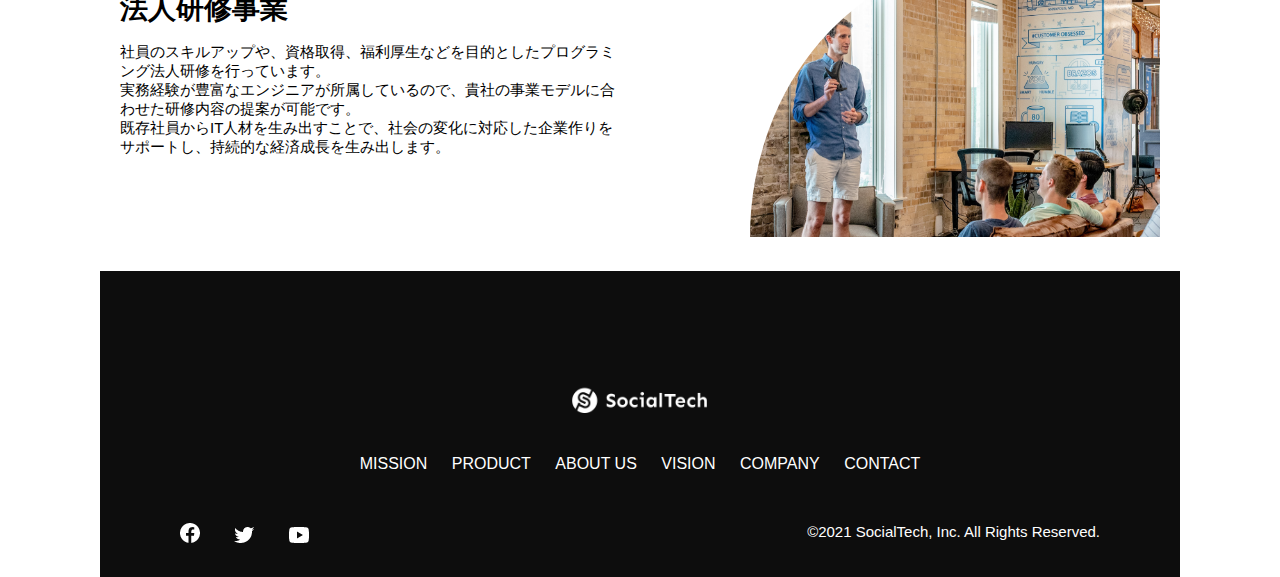
<file: product.html>
<!DOCTYPE html>
<html>
    <head>
        <title>SocialTech -PRODUCT プロダクト-</title>
        <meta charset="utf-8">
        <meta name="description" content="SocialTechの4つのプロダクトを紹介します">
        <meta name="viewport" content="width=device-width, initial-scale=1.0">
        <link rel="stylesheet" href="style.css">
    </head>

    <body>
        <!-- ヘッダー -->
        <header>
            <!-- ロゴ -->
             <a href="index.html" id="logo">
                <img src="images/logo.png" alt="トップページに戻る">
             </a>

             <!-- PC用ナビゲーション -->
              <nav id="nav-pc">
                <ul>
                    <li><a href="mission.html">MISSION</a></li>
                    <li><a href="product.html">PRODUCT</a></li>
                    <li><a href="index.html#aboutus">ABOUT US</a></li>
                    <li><a href="index.html#vision">VISION</a></li>
                    <li><a href="index.html#company">COMPANY</a></li>
                    <li><a href="index.html#contact">CONTACT</a></li>
                </ul>
              </nav>

              <!-- スマホ用メニューボタン -->
               <button id="menu-sp" onclick="document.getElementById('nav-sp').style.display = 'block'">
                <img src="images/button-menu.png" alt="ナビゲーションを開く">
               </button>

               <!-- スマホ用ナビゲーション -->
                <div id="nav-sp">
                    <button id="close" onclick="document.getElementById('nav-sp').style.display = 'none'">
                        <img src="images/button-close.png" alt="ナビゲーションを閉じる">
                    </button>

                    <nav>
                        <ul>
                            <li>
                                <a id="logo-sp" href="index.html" onclick="document.getElementById('nav-sp').style.display = 'none'"><img src="images/logo-sp.png" alt="トップページに戻る"></a>
                            </li>
                            <li><a class="menu" href="mission.html" onclick="document.getElementById('nav-sp').style.display = 'none'">MISSION</a></li>
                            <li><a class="menu" href="product.html" onclick="document.getElementById('nav-sp').style.display = 'none'">PRODUCT</a></li>
                            <li><a class="menu" href="index.html#aboutus" onclick="document.getElementById('nav-sp').style.display = 'none'">ABOUT US</a></li>
                            <li><a class="menu" href="index.html#vision" onclick="document.getElementById('nav-sp').style.display = 'none'">VISION</a></li>
                            <li><a class="menu" href="index.html#company" onclick="document.getElementById('nav-sp').style.display = 'none'">COMPANY</a></li>
                            <li><a class="menu" href="index.html#contact" onclick="document.getElementById('nav-sp').style.display = 'none'">CONTACT</a></li>
                        </ul>
                    </nav>
                    <div id="sns">
                        <a href="https://www.facebook.com/sejuku2013">
                            <img src="images/button-facebook.png" alt="Facebookのリンク">
                        </a>
                        <a href="https://twitter.com/samuraijuku">
                            <img src="images/button-twitter.png" alt="Twitterのリンク">
                        </a>
                        <a href="https://www.youtube.com/channel/UCCFOQO5aDK0xXam4cUQXT8g">
                            <img src="images/button-youtube.png" alt="YouTubeのリンク">
                        </a>
                    </div>
                </div>
        </header>

        <main>
            <article>
                <section id="product-main">
                    <div class="product-main-inner">
                        <div id="product-title">
                            <h1>PRODUCT<br><span>プロダクト</span></h1>
                            <p>TOP > PRODUCT</p>
                        </div>
                    </div>
                </section>

                <section class="product-section product-section-left">
                    <div class="product-section-img">
                      <img src="images/product/product-mantoman.png" alt="PCでコードを書く男性">
                    </div>
                    <div class="product-read">
                      <h2 class="product-h2">MAN TO MAN</h2>
                      <h3 class="product-h3">プログラミング教育</h3>
                      <p>
                        2013年より日本で唯一の専属講師によるマンツーマンのプログラミングレッスンを開始。AI/人工知能コース・エンジニア転職コース・ウェブデザインコースを開設し、ICT教育全般のマンツーマン指導で誰もが生産的で働きがいのある職に付けるサポートをしています。 私たちは、創業当初からプログラミングを教えるのみならず、人生を変える手助けがしたい。という想いを大切にしてきました。<br>ITに強くなりたい、エンジニアになりたい、アプリを作りたい。そんな方々の想いを一緒に叶えるスクールでありたい。と考えています。<br>小中高生や女性、障害者向けのプログラムも用意し、質の高いICT教育をみんなに届けることで、貧困や不平等が無くなる社会を目指します。
                      </p>
                    </div>
                  </section>
          
                  <section class="product-section product-section-right">
                    <div class="product-read">
                      <h2 class="product-h2">MEDIA</h2>
                      <h3 class="product-h3">プログラミング学習メディア</h3>
                      <p>2015年より「SocialTech Blog」としてオウンドメディアを設立し、2020年現在月間600万PVの日本最大級のプログラミング学習サイトへと成長しました。<br>新たにYouTubeチャンネルも開設し、無料で挫折せずにプログラミングを学べることを目指して、各チャネルで学習情報をやさしく発信。<br>独学でエンジニアを目指す人には無料で良質な記事や動画コンテンツを提供し、短期間でキャリアチェンジしたい人はマンツーマンレッスンを選択できるよう、各々の要望に合わせた学習機会を創出しています。</p>
                    </div>
                    <div class="product-section-img">
                      <img src="images/product/product-media.png" alt="スマートフォンを操作する人">
                    </div>
                  </section>
          
                  <section class="product-section product-section-left">
                    <div class="product-section-img">
                      <img src="images/product/product-career.png" alt="笑顔で話し合う2人の男性">
                    </div>
                    <div class="product-read">
                      <h2 class="product-h2">CAREER</h2>
                      <h3 class="product-h3">人材紹介事業</h3>
                      <p>「誰もがエンジニアになれる」を叶えるため未経験からエンジニアへ転職するまでの全ての過程をサポートします。<br>エンジニア転職に特化した履歴書や職務経歴書の書き方、面接対策を行い、豊富な求人の中から最適なキャリア選択を支援。<br>転職希望者の目標に寄り添って強みやアピールポイントを整理し、転職活動を通して自身の成長を実感できるキャリア支援を行なっています。<br></p>
                    </div>
                  </section>
          
                  <section class="product-section product-section-right">
                    <div class="product-read">
                      <h2 class="product-h2">B2B</h2>
                      <h3 class="product-h3">法人研修事業</h3>
                      <p>社員のスキルアップや、資格取得、福利厚生などを目的としたプログラミング法人研修を行っています。<br>実務経験が豊富なエンジニアが所属しているので、貴社の事業モデルに合わせた研修内容の提案が可能です。<br>既存社員からIT人材を生み出すことで、社会の変化に対応した企業作りをサポートし、持続的な経済成長を生み出します。</p>
                    </div>
                    <div class="product-section-img">
                      <img src="images/product/product-b2b.png" alt="講演中の男性とそれを聴く人々">
                    </div>
                  </section>
                  
            </article>
        </main>

        <footer>
            <div id="footer-logo">
                <img src="images/logo-sp.png" alt="SocialTech">
            </div>
            <div id="footer-link">
                <a href="mission.html">MISSION</a>
                <a href="product.html">PRODUCT</a>
                <a href="index.html#aboutus">ABOUT US</a>
                <a href="index.html#vision">VISION</a>
                <a href="index.html#company">COMPANY</a>
                <a href="index.html#contact">CONTACT</a>
            </div>
            <div id="sns-footer">
                <div class="sns-btns">
                    <a href="https://www.facebook.com/sejuku2013"><img src="images/button-facebook.png" alt="Facebookのリンク"></a>
                    <a href="https://twitter.com/samuraijuku"><img src="images/button-twitter.png" alt="Twitterのリンク"></a>
                    <a href="https://www.youtube.com/channel/UCCFOQO5aDK0xXam4cUQXT8g"><img src="images/button-youtube.png" alt="YouTubeのリンク"></a>
                </div>
                <p id="copyright">&copy;2021 SocialTech, Inc. All Rights Reserved.</p>
            </div>
        </footer>

    </body>
</html>
</file>
<file: style.css>
/* PC、スマホ共通スタイル */
* {
    box-sizing: border-box;
  }
  
  p {
    font-size: 15px;
  }
  
  body {
    max-width: 1080px;
    margin: 0 auto 0 auto;
    font-family: "Source Sans Pro", "Hiragino Kaku Gothic ProN", Meiryo, Arial, sans-serif;
  }
  /* ヘッダー */
  header {
    display: flex;
    justify-content: space-between;
  }
  /* ナビゲーションのレイアウト */
  #nav-pc {
    font-size: 14px;
  }
  
  #nav-pc ul {
    display: flex;
    padding-left: 0;
  }
  
  #nav-pc li {
    list-style: none;
  }
  
  /* ナビゲーションのリンクの装飾設定 */
  #nav-pc a {
    text-decoration: none;
    margin-left: 20px;
    color: #0d0d0d;
  }
  
  #nav-pc a:hover {
    text-decoration: underline;
  }

  #nav-sp,
  #menu-sp{
    display: none;
  }

  /* メインビジュアル*/
  #main-visual {
    position: relative;
    height: 470px;
  }

  #main-message{
    position: absolute;
    top: 0;
    left: 0;
    background-color: #2710d5;
    color: #ffffff;
    border-radius: 0 0 476px 0;
    max-width: 620px;
    height: 100%;
    width: 100%;
    z-index: 11;
  }
  #main-message > h1 {
    font-size: 60px;
    margin: 100px 0 0 50px;
  }
  #main-message > p { 
    font-size: 28px;
    margin: 0 0 0 50px;
  }
  #main-visual > img {
    max-width: 620px;
    border-radius: 476px 0 0 0;
    position: absolute;
    top: 0;
    right: 0;
    z-index: 10;
  }
  /* 見出し */
  h2 {
    margin: 40px 0 0 0;
  }
  
  h2::after {
    content: url("images/line.png");
    margin-left: 10px;
  }
  
  h3 {
    font-size: 27px;
  }
 /* ミッション */
 #mission {
  margin: 80px auto 80px auto;
}
#mission-flex {
  display: flex;
}
#mission-flex > div {
  width: 50%;
  margin: 20px;
}

#mission-photo {
  width: 100%;
}

#s2dgs {
  margin-top: 50px;
  width: 100%;
}
/* プロダクト */
#product {
  background-color: #fafafa;
  margin: 80px 0 80px 0;
  padding: 10px 40px 0px 40px;
}

/* 外枠 */
#product .product-flex {
  margin-top: 40px;
  display: flex;
}

/* 左のカラム */
#product-left {
  width: 50%;
  margin-right: 20px;
}

/* 右のカラム */
#product-right {
  width: 50%;
  margin-left: 20px;
  margin-top: 80px;
}

/* 画像＋説明の枠 */
#product-left > div {
  position: relative;
  height: 480px;
  margin-right: 20px;
}
#product-right > div {
  position: relative;
  height: 480px;
  margin-left: 20px;
}
/* 画像 */
.product-photo {
  width: 100%;
}
/* 説明文の枠 */
.product-explain {
  background-color: #ffffff;
  position: absolute;
  left: 0;
  bottom: 50px;
  margin: 0 40px 0 40px;
  padding: 20px;
  box-shadow: 5px 5px 10px rgba(0, 0, 0, 0.05);
}

/* 説明文の英語 */
.product-explain > span {
  color: #2710d5;
  font-weight: bold;
  font-size: 16px;
  margin: 0;
}

/* 説明文の見出し */
.product-explain > h3 {
  margin: 5px 0 5px 0;
}

/* 説明文 */
.product-explain > p {
  font-size: 14px;
  margin: 0;
}

/* もっと見るボタン */
#product-more {
  text-align: center;
}

#product-more a {
  position: relative;
  bottom: -42px;
}

/* ABOUT US */
#aboutus {
  margin: 80px auto 80px auto;
}

/* 3つの組織文化と画像を入れる枠 */
#aboutus > div {
  display: flex;
}

/* 画像 */
.culture-img {
  width: 50%;
  align-self: flex-start;
}

.culture-img2 {
  margin-top: 50px;
  width: 100%;
}

 /* 3つの組織文化の表 */
 .culture-table {
  margin-right: 50px;
}

/* 番号 */
.culture-num {
  font-size: 80px;
  color: #2710d5;
  padding: 0 20px 0 0;
}

/* 見出し */
.culture-table th {
  text-align: left;
  font-size: 28px;
  font-weight: bold;
}

/* 組織文化英語 */
.culture-en {
  color: #2710d5;
  font-size: 24px;
}

/* 説明文 */
.culture-description {
  margin: 0;
}

 /* ビジョン */
 #vision {
  margin: 80px auto 80px auto;
}

/* セクション内の外枠*/
#vision > div {
  display: flex;
  justify-content: space-between;
  flex-wrap: wrap;
}

/*7つの行動指針の枠*/
.vision-box {
  width: 300px;
  height: 300px;
  margin-bottom: 30px;
  position: relative;
}

.vision-box > img {
  width: 100%;
  position: relative;
  z-index: 30;
}

.vision-box > div {
  position: absolute;
  top: 0;
  left: 0;
  z-index: 31;
  margin-right: 20px;
}

.vision-box > div > h4 {
  color: #2710d5;
  font-size: 19px;
  margin: 80px 0 0 0;
}

.vision-box > div > h4::first-letter {
  font-size: 40px;
}

.vision-box > div > h5 {
  font-size: 20px;
  margin: 0 0 0 0;
}

.vision-box > div > p {
  margin: 10px 0 0 0;
}

/* 会社概要 */
#company {
  margin: 80px auto 80px auto;
}

#company-table {
  width: 100%;
}

.tableheader {
  text-align: left;
  padding: 20px;
  border-bottom-color: #2710d5;
  border-bottom-width: 1px;
  border-bottom-style: solid;
  width: 100px;
}

.tableheader-first {
  border-top-color: #2710d5;
  border-top-width: 1px;
  border-top-style: solid;
}

.cell {
  padding: 30px;
  border-bottom-color: #ececec;
  border-bottom-width: 1px;
  border-bottom-style: solid;
}

.cell-first {
  border-top-color: #ececec;
  border-top-width: 1px;
  border-top-style: solid;
}

#company > iframe {
  width: 100%;
  height: 368px;
  margin-top: 40px;
}

/* お問い合わせ */
#contact{
  margin: 80px auto 80px auto;
}

/* 外枠 */
#contact > form > div{
  display: flex;
  flex-direction: row;
  flex-wrap: wrap;
  padding-bottom: 30px;
}

/* 左列の見出し */
.contact-heading{
  width: 240px;
  align-self: center;
}
/* 見出しのラベル */
.contact-label{
  font-weight: bold;
}
/* 必須 */
.contact-span{
  color: #ce2222;
  margin: 0 0 0 20px;
  font-weight: bold;
}

/* テキストボックス */
.contact-textbox{
  border-top: 0;
  border-right: 0;
  border-left: 0;
  border-bottom-width: 1px;
  border-bottom-color: #707070;
  border-style: solid;
  background-color: #fafafa;
  width: 400px;
  height: 56px; 
}

/* お問い合わせ内容のテキストエリア */
.contact-textarea {
  border-top: 0px;
  border-left: 0px;
  border-right: 0px;
  border-bottom-width: 1px;
  border-bottom-color: #707070;
  background-color: #fafafa;
  width: 400px;
  height: 200px;
}

/* 個人情報の取り扱い */
#contact dt {
  font-weight: bold;
}

#contact dd {
  margin: 0 0 16px 0;
}

#contact dd p {
  margin: 0;
}

#contact dd ul {
  padding-left: 0;
}

#contact dd li {
  margin-bottom: 0;
  list-style: none;
}

/* フッター */
footer{
  background-color: #0d0d0d;
  text-align: center;
  padding: 80px 80px 30px 80px;
}
#footer-logo{
  margin: 30px;
}
#footer-link{
  margin-bottom: 50px;
}
#footer-link > a{
  text-decoration: none;
  margin: 10px;
  color: #ffffff;
}
#footer-link > a:hover{
  text-decoration: underline;
}
#sns-footer{
  display: flex;
  justify-content: space-between;
  text-align: left;
}
#sns-footer a{
  margin-right: 30px;
}
#copyright{
  color: #ffffff;
  margin: 0;
}

/* mission.html用スタイル */
/* ミッションのメインビジュアル */
.mission-main-inner{
  background-image: url("images/mission/mission-main.png");
  background-repeat: no-repeat;
  background-position-y: center;
}
#mission-title{
  background-color: #2710d5;
  width: 368px;
  color: #ffffff;
  height: 496px;
  border-radius: 0 248px 248px 0;
  position: relative;
}
#mission-title h1 {
  position: absolute;
  top: 0;
  left: 100px;
  font-size: 80px;
  line-height: 1;
}
#mission-title h1 span {
  font-size: 26px;  
}
#mission-title > p {
  position: absolute;
  top: 350px;
  left: 100px;
  font-size: 16px;
}

/* ミッションページ　S2DGSの設定 */
#mission-s2dgs{
  padding: 20px;
}
.mission-h2{
  color: #2710d5;
  font-size: 40px;
}
.mission-h2::after{
  content: none;
}

/* ミッションページ　5つのゴールの設定 */
#mission-five-goals{
  padding: 20px;
  display: flex;
}
#mission-five-goals .five-goals-image{
  width: 30%;
  padding: 20px;
}
#mission-five-goals .five-goals-image img{
  width: 100%;
}
#mission-five-goals .five-goals-read{
  width: 70%;
  padding: 20px;
}
#mission-five-goals .five-goals-read > div{
  margin-bottom: 40px;
}
.fivegoals-image-right{
  float: right;
  margin: 20px;
}
.fivegoals-image-left{
  float: left;
  margin: 20px;
}
.fivegoals-number{
  color: #2710d5;
  font-size: 48px;
  font-weight: bold;
  margin: 0;
}
.fivegoals-h3{
  font-size: 28px;
  margin: 0;
}
.fivegoals-p{
  margin: 0;
}

/* プロダクトページ */
.product-main-inner{
  background-image: url("images/product/product-main.png");
  background-repeat: no-repeat;
  background-position-y: center;
}
#product-title{
  background-color: #2710d5;
  width: 368px;
  color: #ffffff;
  height: 496px;
  border-radius: 0 248px 248px 0;
  position: relative;
}
#product-title h1{
  position: absolute;
  top: 0;
  left: 100px;
  font-size: 80px;
  line-height: 1;
}
#product-title h1 span{
  font-size: 26px;
}
#product-title > p{
  position: absolute;
  top: 350px;
  left: 100px;
  font-size: 16px;
}

/* セクション */
.product-section {
  display: flex;
  padding: 20px 20px 0;
}

.product-section .product-section-img {
  width: 450px;
}

/* 右が画像のセクション*/
.product-section-left .product-section-img img {
  width: 100%;
  padding: 0 40px 30px 0;
  border-radius: 0 432px 0 0;
}

.product-section-left .product-read {
  width: 50%;
  flex-grow: 1;
}

.product-section-left .product-read p {
  margin-bottom: 0;
}

/* 右が画像のセクション*/
.product-section-right {
  justify-content: space-between;
}

.product-section-right .product-section-img img {
  width: 100%;
  padding: 0 0 30px 40px;
  border-radius: 432px 0 0 0;
}

.product-section-right .product-read {
  width: 500px;
}

.product-h2 {
  color: #2710d5;
  font-size: 24px;
  margin: 0;
}

.product-h3 {
  font-size: 28px;
  margin: 0;
}


/*====================
   スマートフォン用のスタイル
  =====================*/
@media screen and (max-width: 767px) {
  /* PC用ナビゲーション非表示 */
  #nav-pc{
    display: none;
  }


/* ハンバーガーメニュー */
#menu-sp{
  display: block;
  background-color: transparent;
  float: right;
  padding: 0;
  border: none;
}

/* スマホ用ナビゲーションの表示切替*/
/* 初期状態、レイアウトと非表示設定 */
#nav-sp{
  background-color: #2710d5;
  position: fixed;
  left: 0;
  top: 0;
  width: 100%;
  height: 100%;
  display: none;
  z-index: 100;
}

/* ×ボタン */
#close{
  position: absolute;
  top: 20px;
  right: 20px;
  background-color: transparent;
  border: none;
}

#nav-sp nav ul{
  padding: 0;
}
#nav-sp nav li{
  list-style: none;
}

/* ナビゲーションメニュー用ロゴ */
#logo-sp{
  margin: 80px 0 30px 20px;
}

/* ナビゲーションのリンクの装飾設定 */
#nav-sp nav a{
  display: block;
  color: #ffffff
}
#nav-sp nav a:hover{
  text-decoration: underline;
}

#nav-sp .menu{
  text-decoration: none;
  margin: 0 20px 0 20px;
  height: 44px;
  font-size: 16px;
  background-image: url("images/arrow.png");
  background-repeat: no-repeat;
  background-position: right top;
}

#sns{
  position: absolute;
  bottom: 20px;
  left: 20px;
}

#sns > a {
  margin-right: 30px;
}

/* メインビジュアル */
#main-visual{
  position: relative;
  height: 470px;
}
#main-visual > div{
  text-align: center;
  height: 280px;
}
#main-visual h1{
  font-size: 28px;
  margin: 90px 0 0 0;
}
#main-visual > div > p{
  margin: 0;
  font-size: 15px;
}
#main-visual > img{
  width: 100%;
  border-radius: 476px 0 0 0;
  top: auto;
  bottom: 0;
}

/*見出し*/
h2{
  margin: 15px 0 15px 0;
}
h3{
  font-size: 15px;
  margin: 10px 0 0 0;
}

/* ミッション */
#mission{
  margin: 20px 0 20px 0;
  padding: 0 20px 0 20px;
}
#mission-flex{
  flex-direction: column;
}
#mission-flex > div{
  width: 100%;
  margin: 0;
}

/* プロダクト */
#product{
  margin: 0;
  padding: 10px 20px 0 20px;
}

/* 外枠 */
#product .product-flex{
  flex-direction: column;
  margin-top: 0;
}

/* 左右のカラム　スマホでは縦並び */
#product-left,
#product-right{
  width: 100%;
  margin: 0;
}

/*  画像＋説明の枠 */
#product-left > div,
#product-right > div{
  height: auto;
  margin: 0;
}

/* 説明文の枠 */
.product-explain{
  position: relative;
  margin: 0;
}
.product-explain > h3{
  margin: 10px 0 10px 0;
  font-size: 24px;
}

/* もっと見るボタン */
#product-more{
  text-align: left;
}

/* ABOUT US */
#aboutus{
  margin: 80px 20px 80px 20px;
}
#aboutus > div{
  flex-direction: column;
}
.culture-table th{
  font-size: 16px;
}
.culture-table{
  margin-right: 0;
  padding-right: 20px;
  order: 2;
}
.culture-img{
  width: 100%;
  order: 1;
}
.culture-img2{
  margin-top: 0;
}
.culture-num{
  padding: 0;
}
.culture-description{
  margin: 0;
}

/* ビジョン */
#vision{
  margin: 80px 20px 80px 20px;
}
.vision-box > img{
  position: absolute;
  top: 0;
  left: 0;
}
.vision-box > div > h4{
  margin: 60px 0 0 0;
}

/*会社概要*/
#company{
  margin: 0 20px 0 20px;
}
#company > h3{
  margin-bottom: 20px;
}
.tableheader{
  width: 50px;
}
.cell{
  padding: 20px;
}
#company > iframe{
  height: 240px;
}

/* お問い合わせ */
#contact{
  margin: 80px 20px 80px 20px;
}
#contact > h3{
  margin-bottom: 20px;
}
#contact > form > div{
  flex-direction: column;
  margin-bottom: 20px;
}
.contact-heading{
  align-self: auto;
  margin-bottom: 20px;
}
.contact-textbox{
  max-width: 300px;
  width: 100%;
}
.contact-textarea{
  height: 150px;
  width: 100%;
}
.radiobutton{
  margin-bottom: 20px;
}

/* フッター */
footer{
  padding: 30px 20px 50px 20px;
  text-align: left;
}
#footer-link > a{
  margin: 0 20px 30px 0;
  display: block;
  background-image: url("images/arrow.png");
  background-repeat: no-repeat;
  background-position: right top;
}
#footer-link > a:hover{
  text-decoration: underline;
}
#sns-footer{
  flex-direction: column;
  justify-content: flex-start;
}
#copyright{
  font-size: 12px;
  margin-top: 30px;
}

/* mission.html用スタイル */

/* ミッションのメインビジュアル */
#mission-main{
  height: 256px;
  margin-top: 4%;
  position: relative;
}
.mission-main-inner{
  height: 80%;
  background-size: cover;  
}
#mission-title{
  width: 136px;
  height: 256px;
  position: absolute;
  top: -10%;
}
#mission-title h1{
  left: 20px;
  font-size: 40px;
}
#mission-title h1 span{
  font-size: 18px;
}
#mission-title > p{
  top: 180px;
  left: 20px;
  font-size: 13px;
}

/* ミッションページ　S2DGSの設定 */
.mission-h2{
  font-size: 38px;
  margin: 0px;
}
.mission-h2::after{
  content: none;
}
#mission-s2dgs > img{
  width: 100%;
}

/* ミッションページ　5つのゴールの設定 */
#mission-five-goals{
  flex-direction: column;
}
#mission-five-goals > div{
  padding: 0;
}
#mission-five-goals .five-goals-image,
#mission-five-goals .five-goals-read{
  width: 100%;
  padding: 0;
}
#mission-five-goals .five-goals-read > div{
  display: flex;
  flex-direction: column;
}
.fivegoals-image-right,
.fivegoals-image-left{
  align-self:  center;
}

/* プロダクトページ */
#product-main {
  height: 256px;
  margin-top: 4%;
  position: relative;
}

.product-main-inner {
  height: 80%;
  background-size: cover;
}

#product-title {
  width: 136px;
  height: 256px;
  position: absolute;
  top: -10%;
}

#product-title h1 {
  left: 20px;
  font-size: 40px;
}

#product-title h1 span {
  font-size: 18px;
}

#product-title > p {
  top: 180px;
  left: 20px;
  font-size: 13px;
}

/* セクション */
.product-section {
  flex-direction: column;
}

.product-section .product-section-img {
  width: 100%;
}

.product-section .product-section-img img {
  width: 100%;
  padding: 0;
}

/* 左が画像のセクション*/
.product-section-left .product-section-img img {
  border-radius: 0 300px 0 0;
}

.product-section-left .product-read {
  width: 100%;
  flex-grow: 1;
}

/* 右が画像のセクション*/
.product-section-right .product-section-img img {
  order: 1;
  border-radius: 300px 0 0 0;
}

.product-section-right .product-read {
  order: 2;
  width: 100%;
}
}
</file>
<file: html-css-kadai_013/style.css>
/* PC、スマホ共通スタイル */
body {
  font-family: "Source Sans Pro", "Hiragino Kaku Gothic ProN", Meiryo, Arial,
    sans-serif;
}

p {
  font-size: 15px;
}

#main-visual>img {
  width: 100%;
}

/*================
PC用のスタイル 
=================*/
@media screen and (min-width: 768px) {
  /* 横幅設定 */
  body {
    max-width: 1080px;
    min-width: 960px;
    margin: 0 auto 0 auto;
  }

  /* ヘッダー */
  header {
    display: flex;
    justify-content: space-between;
  }

  /* ナビゲーションのレイアウト */
  #nav-pc {
    text-align: right;
    font-size: 14px;
    padding-top: 15px;
  }

  /* ナビゲーションのリンクの装飾設定 */
  #nav-pc>a {
    text-decoration: none;
    margin-left: 20px;
  }

  #nav-pc>a:link {
    color: #0d0d0d;
  }

  #nav-pc>a:visited {
    color: #0d0d0d;
  }

  #nav-pc>a:hover {
    color: #0d0d0d;
    text-decoration: underline;
  }

  #nav-pc>a:active {
    color: #0d0d0d;
  }

  #menu-sp{
    display: none;
  }
  #nav-sp{
    display: none;
  }
}

/*================
スマホ用のスタイル 
=================*/
@media screen and (max-width: 767px) {
  body{
    min-width: 375px;
    margin: 0;
  }
  #nav-pc{
    display: none;
  }
  #menu-sp{
    float: right;
    padding: 0;
  }
  #nav-sp{
    background-color: #ce933e;
    position: absolute;
    left: 0;
    top: 0;
    height: 100%;
    width: 100%;
    display: none;
    z-index: 100;
  }
  #nav-sp ul{
    padding-left: 0;
  }
  #nav-sp li{
    list-style: none;
  }
  #close{
    position: absolute;
    top: 20px;
    right: 20px;
  }
  #logo-sp{
    margin: 80px 0 30px 20px;
  }
  #nav-sp a{
    display: block;
  }
  #nav-sp a:link{
    color: #ffffff;
  }
  #nav-sp a:visited{
    color: #ffffff;
  }
  #nav-sp a:hover{
    color: #ffffff;
    text-decoration: underline;
  }
  #nav-sp a:active{
    color: #ffffff;
  }
  #nav-sp .menu{
    text-decoration: none;
    display: block;
    margin: 0 20px;
    height: 44px;
    font-size: 16px;
    background-image: url("images/arrow.png");
    background-repeat: no-repeat;
    background-position: right top;
  }
}
</file>
